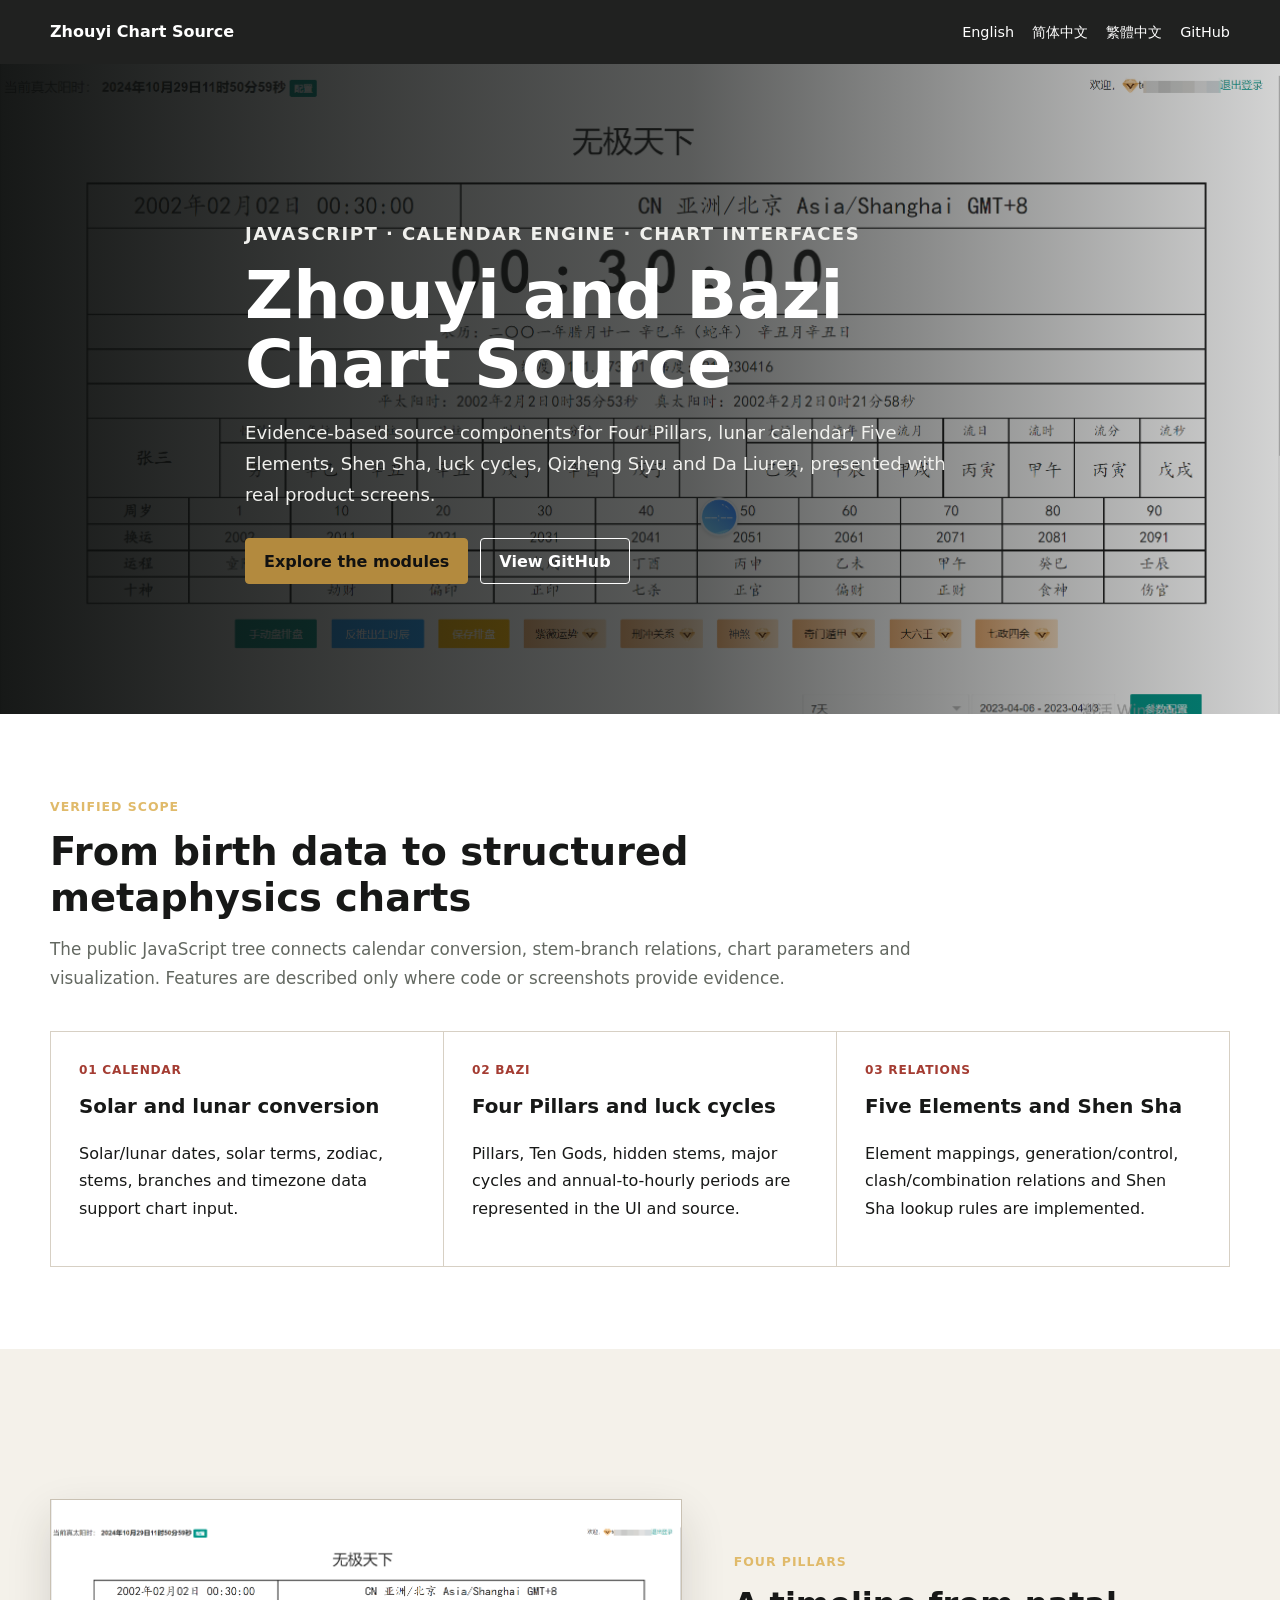
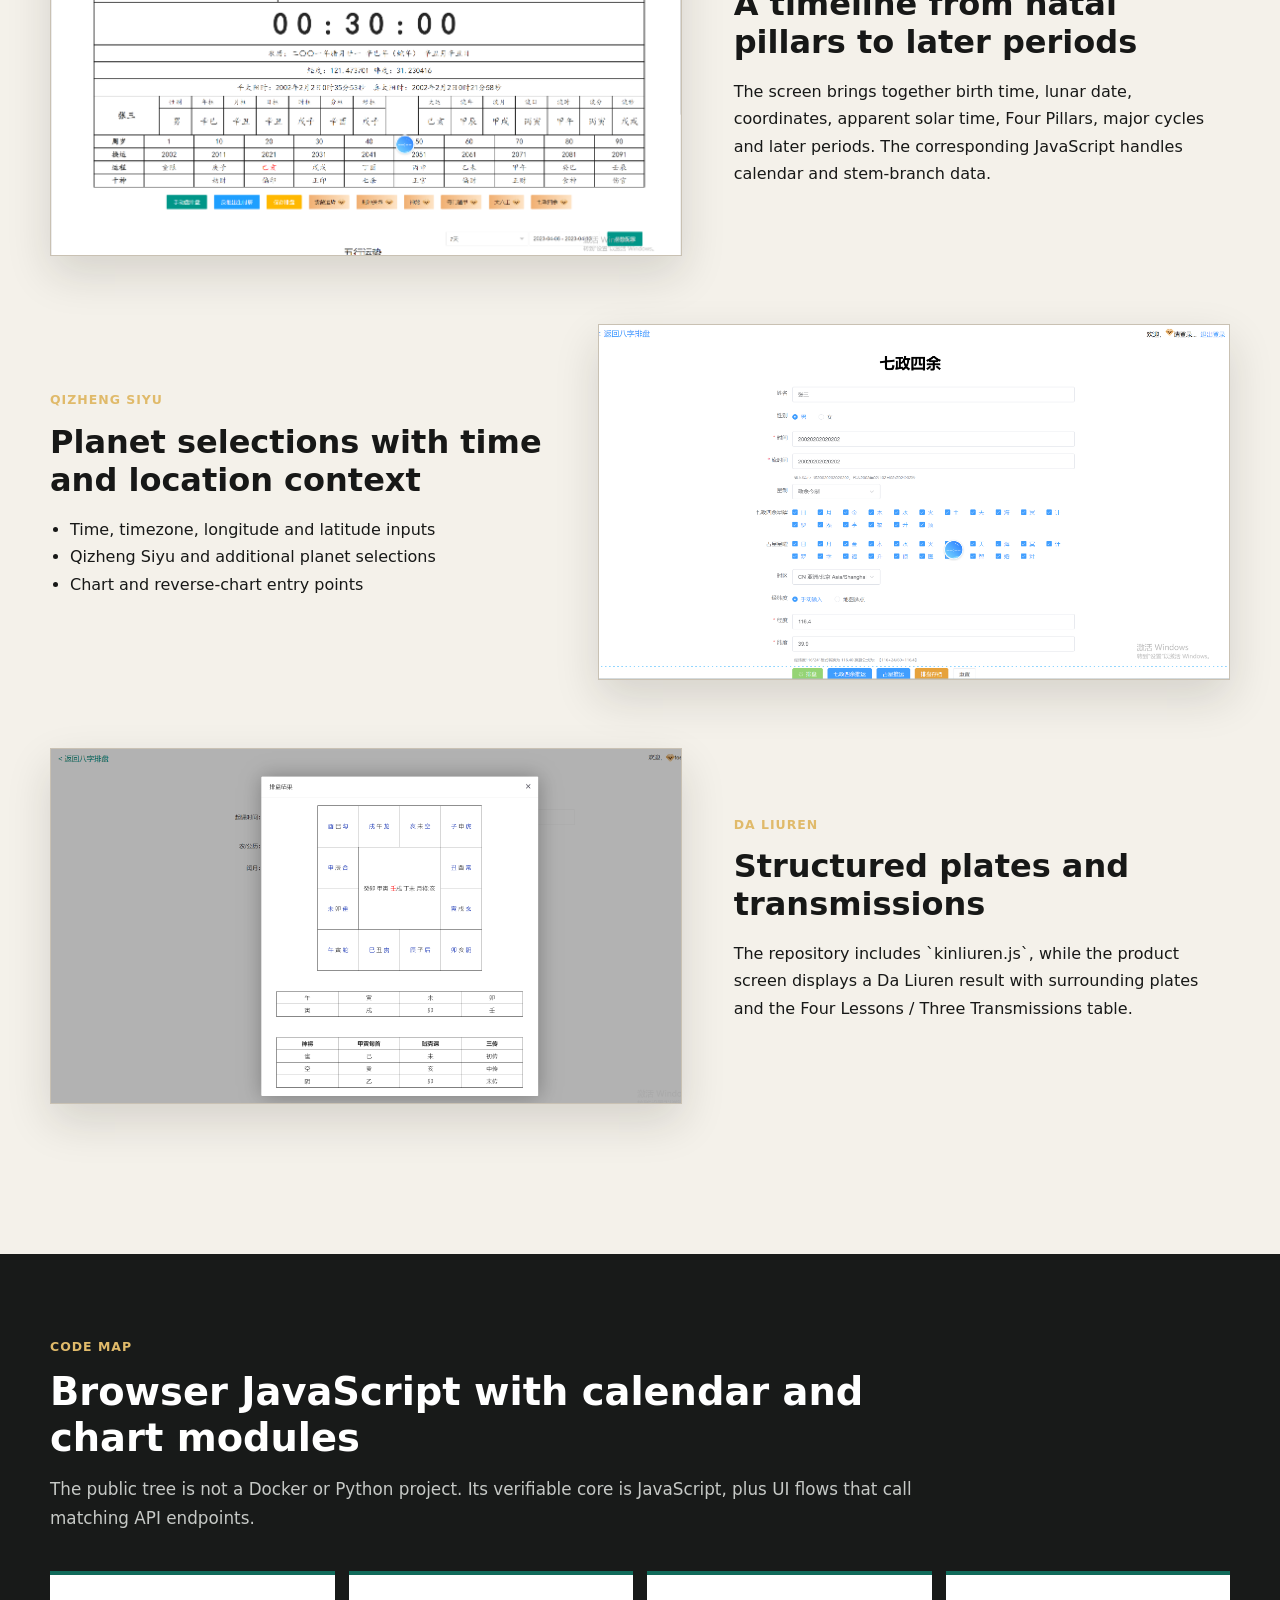
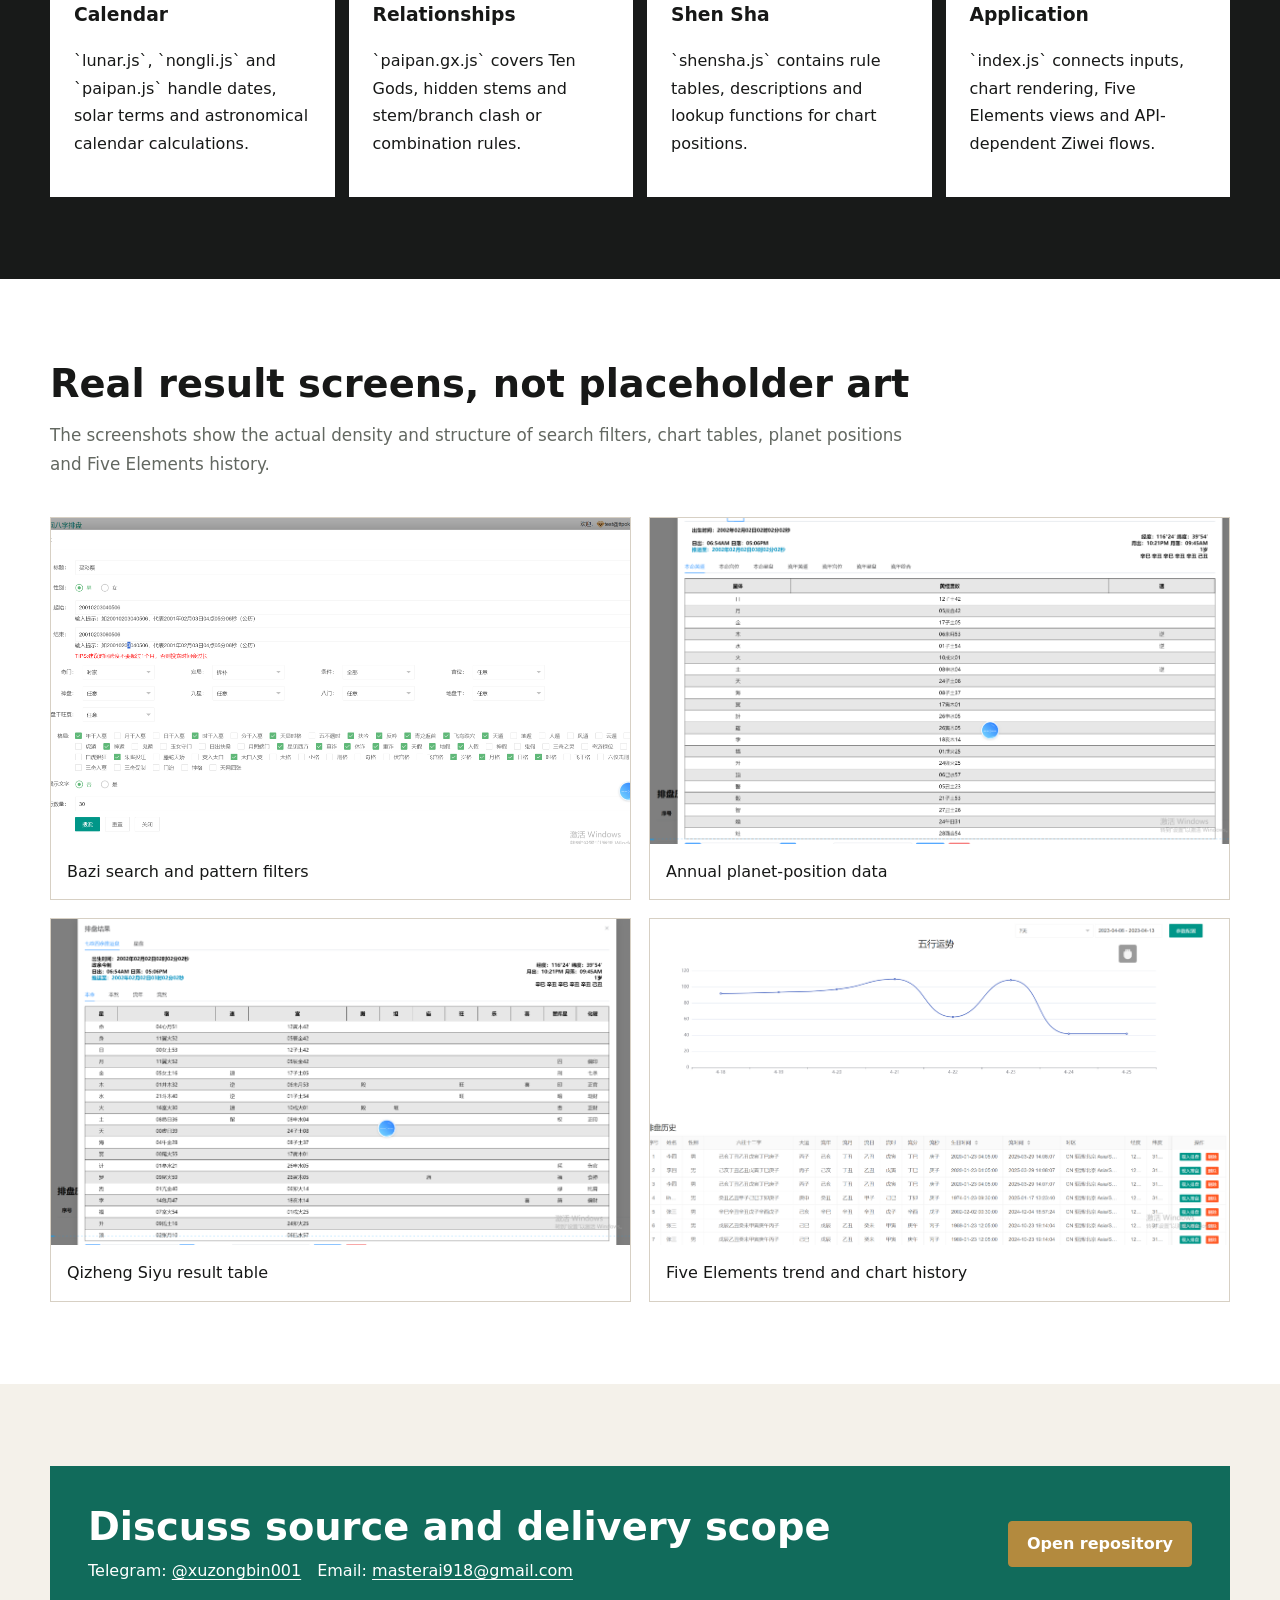
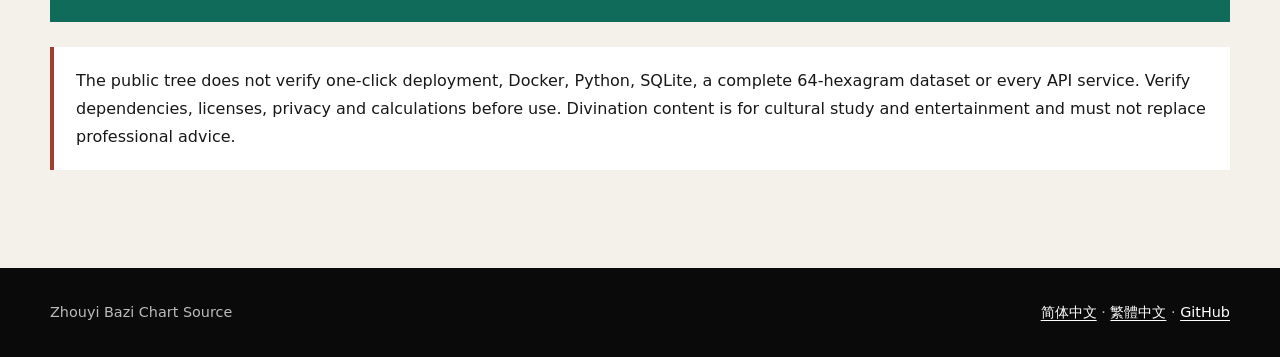
<file: docs/index.html>
<!doctype html>
<html lang="en">
<head>
  <meta name="google-site-verification" content="rrp5Uvgzi-1-rMxUBfhV3wjlNrFqzwnqiA4e3qsOLEM" />
  <meta charset="utf-8">
  <meta name="viewport" content="width=device-width,initial-scale=1">
  <title>Zhouyi Bazi Chart Source | JavaScript</title>
  <meta name="description" content="JavaScript source components for Bazi, lunar calendar, Five Elements, Shen Sha, Qizheng Siyu and Da Liuren chart interfaces with real product screens.">
  <meta name="robots" content="index,follow,max-image-preview:large">
  <link rel="canonical" href="https://deeptexas-ai.github.io/Zhouyi-Bagua-Divination-Source-Code/">
  <link rel="alternate" hreflang="en" href="https://deeptexas-ai.github.io/Zhouyi-Bagua-Divination-Source-Code/">
  <link rel="alternate" hreflang="zh-CN" href="https://deeptexas-ai.github.io/Zhouyi-Bagua-Divination-Source-Code/zh-cn/">
  <link rel="alternate" hreflang="zh-TW" href="https://deeptexas-ai.github.io/Zhouyi-Bagua-Divination-Source-Code/zh-tw/">
  <link rel="alternate" hreflang="x-default" href="https://deeptexas-ai.github.io/Zhouyi-Bagua-Divination-Source-Code/">
  <link rel="stylesheet" href="assets/style.css">
  <meta property="og:type" content="website">
  <meta property="og:title" content="Zhouyi Bazi Chart Source">
  <meta property="og:description" content="Browser JavaScript components for Four Pillars, lunar calendar, Five Elements, Qizheng Siyu and Da Liuren.">
  <meta property="og:url" content="https://deeptexas-ai.github.io/Zhouyi-Bagua-Divination-Source-Code/">
  <meta property="og:image" content="https://deeptexas-ai.github.io/Zhouyi-Bagua-Divination-Source-Code/assets/screenshots/wujibazi.png">
  <script type="application/ld+json">{"@context":"https://schema.org","@type":"SoftwareSourceCode","name":"Zhouyi Bazi Chart Source","description":"JavaScript source components for Four Pillars Bazi, lunar calendar, Five Elements, Shen Sha, Qizheng Siyu and Da Liuren chart interfaces.","url":"https://deeptexas-ai.github.io/Zhouyi-Bagua-Divination-Source-Code/","codeRepository":"https://github.com/deeptexas-ai/Zhouyi-Bagua-Divination-Source-Code","programmingLanguage":"JavaScript","image":"https://deeptexas-ai.github.io/Zhouyi-Bagua-Divination-Source-Code/assets/screenshots/wujibazi.png"}</script>
</head>
<body>
  <nav class="topbar"><div class="wrap"><a class="brand" href="./">Zhouyi Chart Source</a><div class="nav"><a href="./">English</a><a href="zh-cn/">简体中文</a><a href="zh-tw/">繁體中文</a><a href="https://github.com/deeptexas-ai/Zhouyi-Bagua-Divination-Source-Code">GitHub</a></div></div></nav>
  <header class="hero"><div class="wrap hero-inner"><p class="eyebrow">JavaScript · Calendar Engine · Chart Interfaces</p><h1>Zhouyi and Bazi Chart Source</h1><p>Evidence-based source components for Four Pillars, lunar calendar, Five Elements, Shen Sha, luck cycles, Qizheng Siyu and Da Liuren, presented with real product screens.</p><div class="actions"><a class="button" href="#features">Explore the modules</a><a class="button alt" href="https://github.com/deeptexas-ai/Zhouyi-Bagua-Divination-Source-Code">View GitHub</a></div></div></header>
  <main>
    <section class="section white" id="features"><div class="wrap"><p class="eyebrow">Verified scope</p><h2>From birth data to structured metaphysics charts</h2><p class="lead">The public JavaScript tree connects calendar conversion, stem-branch relations, chart parameters and visualization. Features are described only where code or screenshots provide evidence.</p><div class="feature-grid"><div class="feature"><b>01 Calendar</b><h3>Solar and lunar conversion</h3><p>Solar/lunar dates, solar terms, zodiac, stems, branches and timezone data support chart input.</p></div><div class="feature"><b>02 Bazi</b><h3>Four Pillars and luck cycles</h3><p>Pillars, Ten Gods, hidden stems, major cycles and annual-to-hourly periods are represented in the UI and source.</p></div><div class="feature"><b>03 Relations</b><h3>Five Elements and Shen Sha</h3><p>Element mappings, generation/control, clash/combination relations and Shen Sha lookup rules are implemented.</p></div></div></div></section>
    <section class="section"><div class="wrap">
      <div class="story"><div class="media"><img src="assets/screenshots/wujibazi.png" alt="Four Pillars Bazi luck cycles apparent solar time source interface"></div><div class="story-copy"><p class="eyebrow">Four Pillars</p><h3>A timeline from natal pillars to later periods</h3><p>The screen brings together birth time, lunar date, coordinates, apparent solar time, Four Pillars, major cycles and later periods. The corresponding JavaScript handles calendar and stem-branch data.</p></div></div>
      <div class="story reverse"><div class="media"><img src="assets/screenshots/qizhengsiyu.png" alt="Qizheng Siyu planets timezone and coordinates chart interface"></div><div class="story-copy"><p class="eyebrow">Qizheng Siyu</p><h3>Planet selections with time and location context</h3><ul><li>Time, timezone, longitude and latitude inputs</li><li>Qizheng Siyu and additional planet selections</li><li>Chart and reverse-chart entry points</li></ul></div></div>
      <div class="story"><div class="media"><img src="assets/screenshots/daliuren.png" alt="Da Liuren Heaven Earth plates four lessons and three transmissions result"></div><div class="story-copy"><p class="eyebrow">Da Liuren</p><h3>Structured plates and transmissions</h3><p>The repository includes `kinliuren.js`, while the product screen displays a Da Liuren result with surrounding plates and the Four Lessons / Three Transmissions table.</p></div></div>
    </div></section>
    <section class="section dark"><div class="wrap"><p class="eyebrow">Code map</p><h2>Browser JavaScript with calendar and chart modules</h2><p class="lead">The public tree is not a Docker or Python project. Its verifiable core is JavaScript, plus UI flows that call matching API endpoints.</p><div class="code-grid"><div class="code-item"><h3>Calendar</h3><p>`lunar.js`, `nongli.js` and `paipan.js` handle dates, solar terms and astronomical calendar calculations.</p></div><div class="code-item"><h3>Relationships</h3><p>`paipan.gx.js` covers Ten Gods, hidden stems and stem/branch clash or combination rules.</p></div><div class="code-item"><h3>Shen Sha</h3><p>`shensha.js` contains rule tables, descriptions and lookup functions for chart positions.</p></div><div class="code-item"><h3>Application</h3><p>`index.js` connects inputs, chart rendering, Five Elements views and API-dependent Ziwei flows.</p></div></div></div></section>
    <section class="section white"><div class="wrap"><h2>Real result screens, not placeholder art</h2><p class="lead">The screenshots show the actual density and structure of search filters, chart tables, planet positions and Five Elements history.</p><div class="gallery"><figure><img src="assets/screenshots/baizhipaipan.png" alt="Bazi search conditions and chart pattern filters"><figcaption>Bazi search and pattern filters</figcaption></figure><figure><img src="assets/screenshots/liunian.png" alt="Annual planet longitude and chart data"><figcaption>Annual planet-position data</figcaption></figure><figure><img src="assets/screenshots/paipan.png" alt="Qizheng Siyu detailed chart result table"><figcaption>Qizheng Siyu result table</figcaption></figure><figure><img src="assets/screenshots/wuxing.png" alt="Five Elements trend and saved chart history"><figcaption>Five Elements trend and chart history</figcaption></figure></div></div></section>
    <section class="section"><div class="wrap"><div class="contact"><div><h2>Discuss source and delivery scope</h2><p>Telegram: <a href="https://t.me/xuzongbin001">@xuzongbin001</a>　Email: <a href="mailto:masterai918@gmail.com">masterai918@gmail.com</a></p></div><a class="button" href="https://github.com/deeptexas-ai/Zhouyi-Bagua-Divination-Source-Code">Open repository</a></div><p class="scope">The public tree does not verify one-click deployment, Docker, Python, SQLite, a complete 64-hexagram dataset or every API service. Verify dependencies, licenses, privacy and calculations before use. Divination content is for cultural study and entertainment and must not replace professional advice.</p></div></section>
  </main>
  <footer class="footer"><div class="wrap"><span>Zhouyi Bazi Chart Source</span><span><a href="zh-cn/">简体中文</a> · <a href="zh-tw/">繁體中文</a> · <a href="https://github.com/deeptexas-ai/Zhouyi-Bagua-Divination-Source-Code">GitHub</a></span></div></footer>
</body>
</html>
</file>
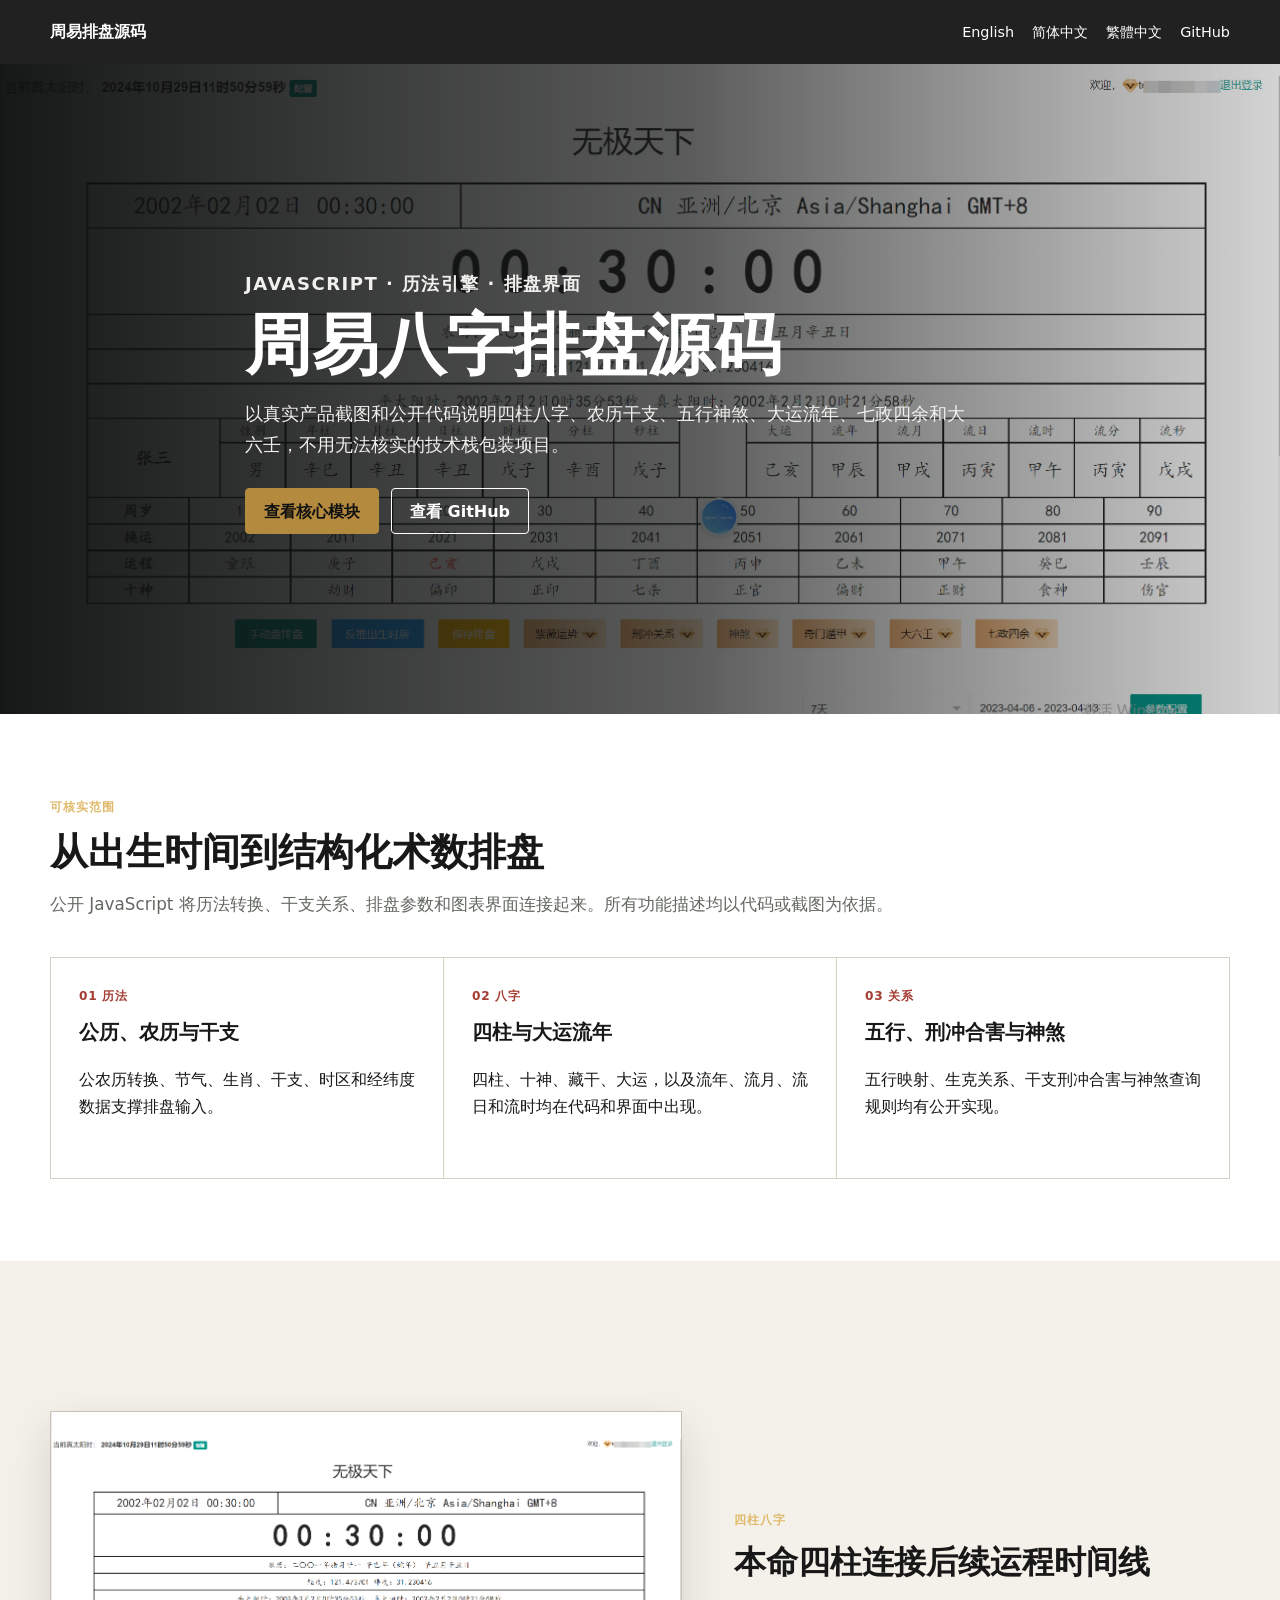
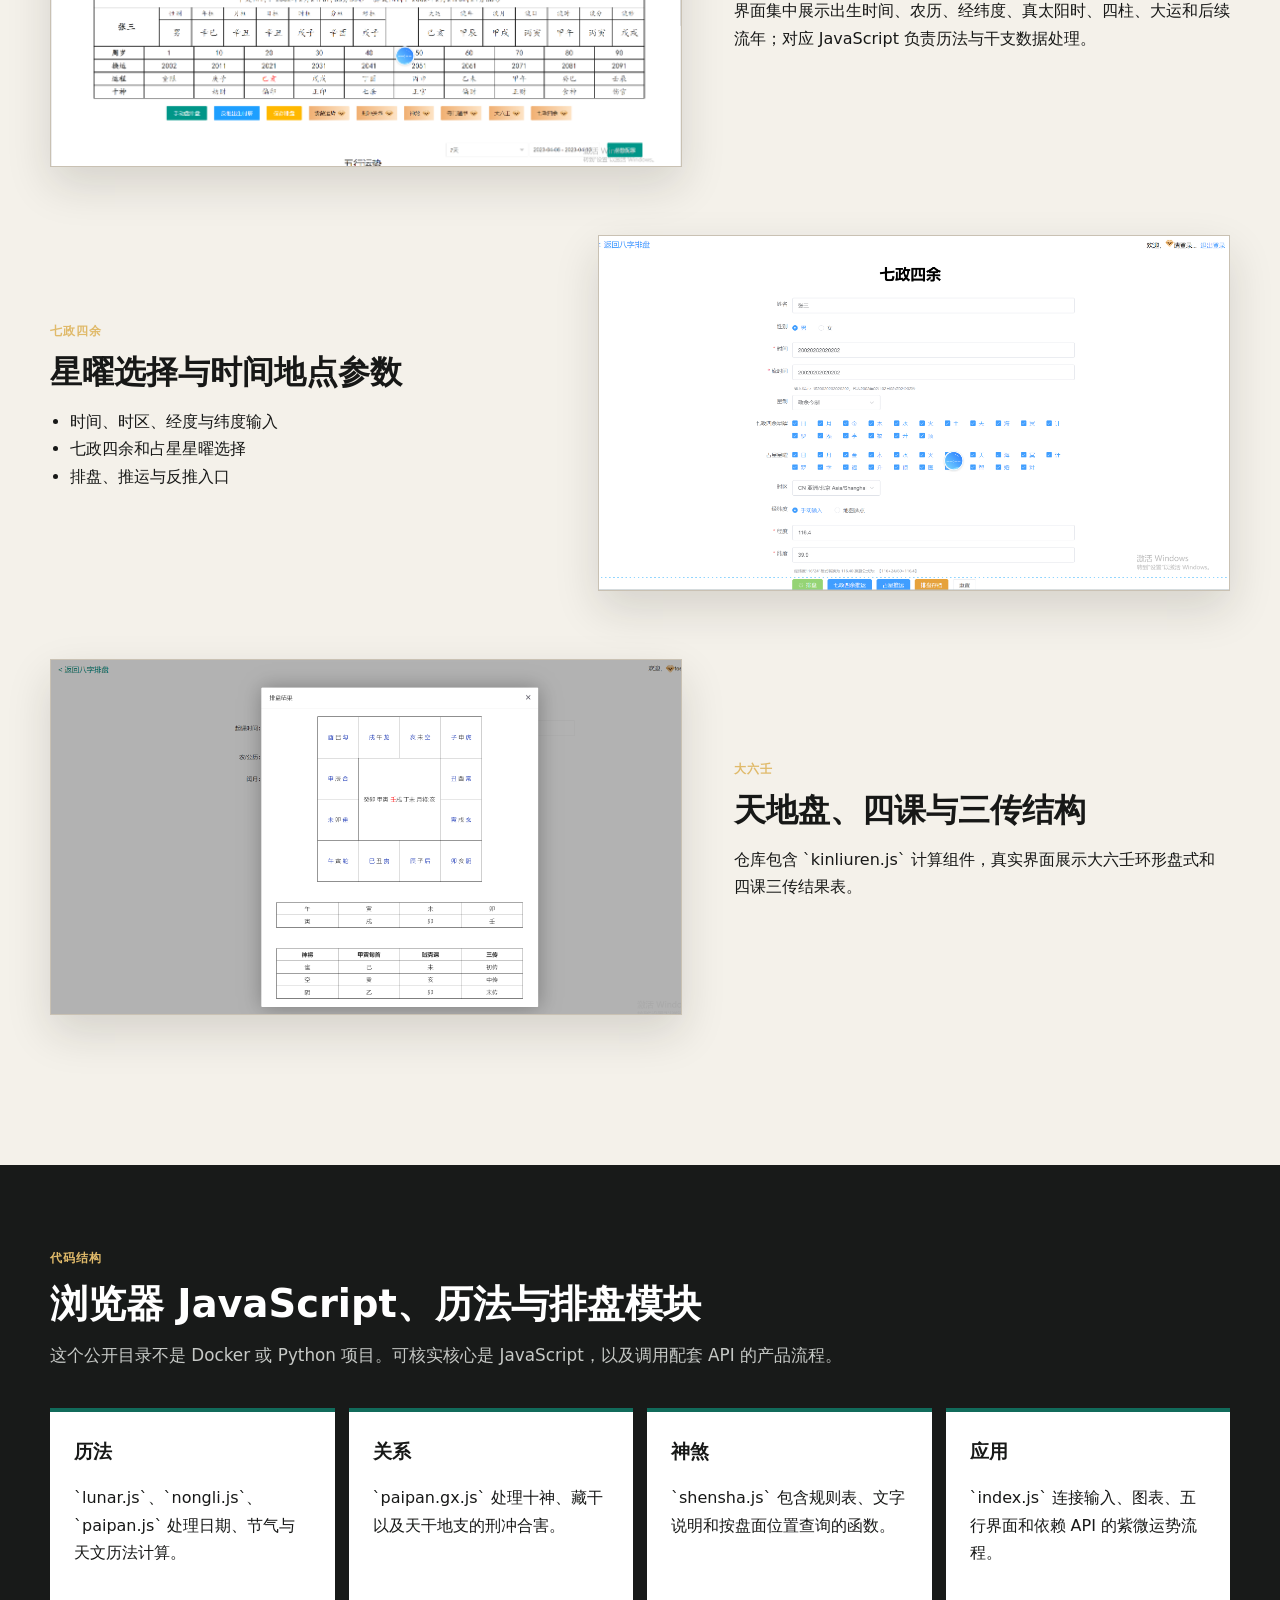
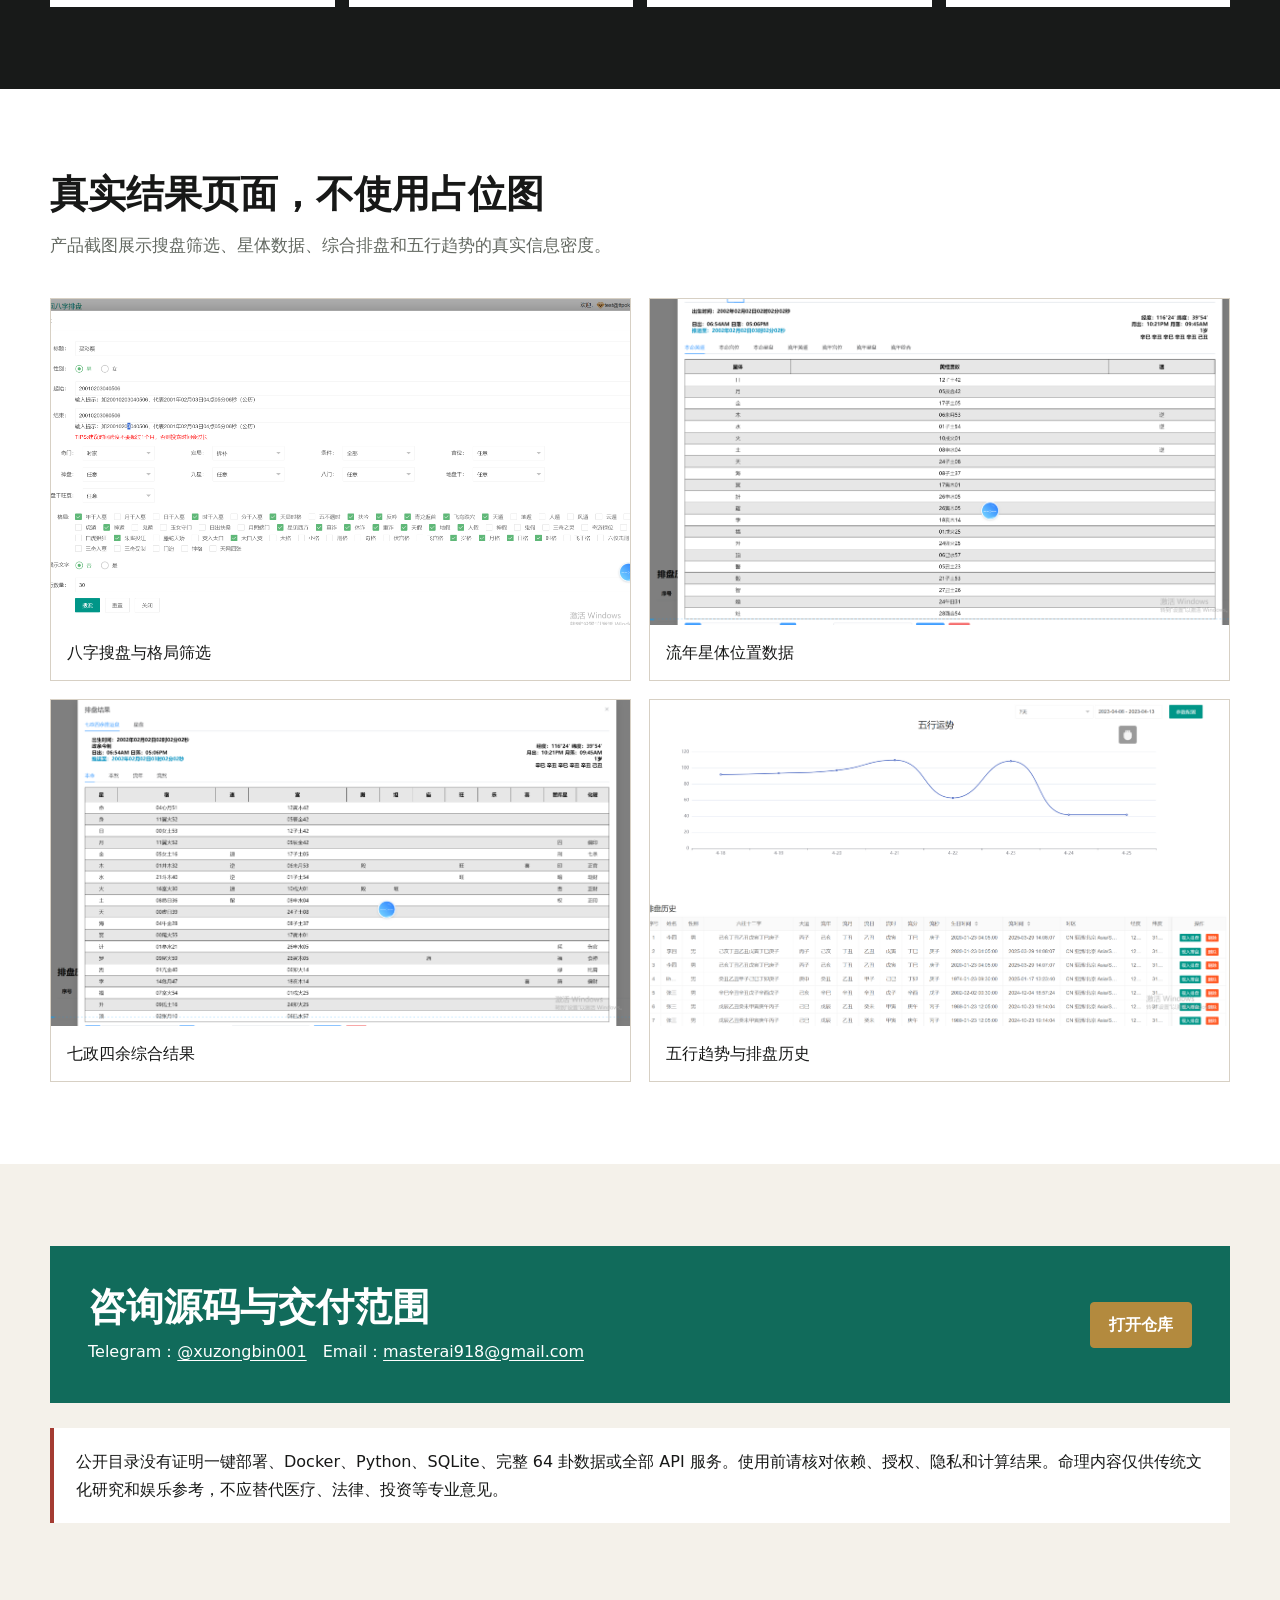
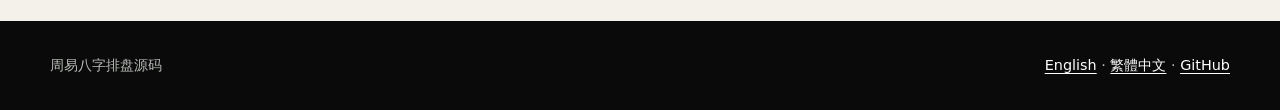
<file: docs/zh-cn/index.html>
<!doctype html>
<html lang="zh-CN">
<head>
  <meta charset="utf-8"><meta name="viewport" content="width=device-width,initial-scale=1">
  <title>周易八字排盘源码 | JavaScript术数</title>
  <meta name="description" content="周易八字排盘源码：JavaScript 四柱八字、农历干支、五行神煞、大运流年、七政四余和大六壬，配真实产品截图。">
  <meta name="robots" content="index,follow,max-image-preview:large">
  <link rel="canonical" href="https://deeptexas-ai.github.io/Zhouyi-Bagua-Divination-Source-Code/zh-cn/">
  <link rel="alternate" hreflang="en" href="https://deeptexas-ai.github.io/Zhouyi-Bagua-Divination-Source-Code/">
  <link rel="alternate" hreflang="zh-CN" href="https://deeptexas-ai.github.io/Zhouyi-Bagua-Divination-Source-Code/zh-cn/">
  <link rel="alternate" hreflang="zh-TW" href="https://deeptexas-ai.github.io/Zhouyi-Bagua-Divination-Source-Code/zh-tw/">
  <link rel="alternate" hreflang="x-default" href="https://deeptexas-ai.github.io/Zhouyi-Bagua-Divination-Source-Code/">
  <link rel="stylesheet" href="../assets/style.css">
  <meta property="og:title" content="周易八字排盘源码"><meta property="og:description" content="四柱八字、农历干支、五行神煞、七政四余和大六壬 JavaScript 源码组件。"><meta property="og:image" content="https://deeptexas-ai.github.io/Zhouyi-Bagua-Divination-Source-Code/assets/screenshots/wujibazi.png">
</head>
<body>
  <nav class="topbar"><div class="wrap"><a class="brand" href="../">周易排盘源码</a><div class="nav"><a href="../">English</a><a href="./">简体中文</a><a href="../zh-tw/">繁體中文</a><a href="https://github.com/deeptexas-ai/Zhouyi-Bagua-Divination-Source-Code">GitHub</a></div></div></nav>
  <header class="hero"><div class="wrap hero-inner"><p class="eyebrow">JavaScript · 历法引擎 · 排盘界面</p><h1>周易八字排盘源码</h1><p>以真实产品截图和公开代码说明四柱八字、农历干支、五行神煞、大运流年、七政四余和大六壬，不用无法核实的技术栈包装项目。</p><div class="actions"><a class="button" href="#features">查看核心模块</a><a class="button alt" href="https://github.com/deeptexas-ai/Zhouyi-Bagua-Divination-Source-Code">查看 GitHub</a></div></div></header>
  <main>
    <section class="section white" id="features"><div class="wrap"><p class="eyebrow">可核实范围</p><h2>从出生时间到结构化术数排盘</h2><p class="lead">公开 JavaScript 将历法转换、干支关系、排盘参数和图表界面连接起来。所有功能描述均以代码或截图为依据。</p><div class="feature-grid"><div class="feature"><b>01 历法</b><h3>公历、农历与干支</h3><p>公农历转换、节气、生肖、干支、时区和经纬度数据支撑排盘输入。</p></div><div class="feature"><b>02 八字</b><h3>四柱与大运流年</h3><p>四柱、十神、藏干、大运，以及流年、流月、流日和流时均在代码和界面中出现。</p></div><div class="feature"><b>03 关系</b><h3>五行、刑冲合害与神煞</h3><p>五行映射、生克关系、干支刑冲合害与神煞查询规则均有公开实现。</p></div></div></div></section>
    <section class="section"><div class="wrap">
      <div class="story"><div class="media"><img src="../assets/screenshots/wujibazi.png" alt="四柱八字大运流年真太阳时排盘源码界面"></div><div class="story-copy"><p class="eyebrow">四柱八字</p><h3>本命四柱连接后续运程时间线</h3><p>界面集中展示出生时间、农历、经纬度、真太阳时、四柱、大运和后续流年；对应 JavaScript 负责历法与干支数据处理。</p></div></div>
      <div class="story reverse"><div class="media"><img src="../assets/screenshots/qizhengsiyu.png" alt="七政四余星曜时区经纬度排盘界面"></div><div class="story-copy"><p class="eyebrow">七政四余</p><h3>星曜选择与时间地点参数</h3><ul><li>时间、时区、经度与纬度输入</li><li>七政四余和占星星曜选择</li><li>排盘、推运与反推入口</li></ul></div></div>
      <div class="story"><div class="media"><img src="../assets/screenshots/daliuren.png" alt="大六壬天地盘四课三传排盘结果"></div><div class="story-copy"><p class="eyebrow">大六壬</p><h3>天地盘、四课与三传结构</h3><p>仓库包含 `kinliuren.js` 计算组件，真实界面展示大六壬环形盘式和四课三传结果表。</p></div></div>
    </div></section>
    <section class="section dark"><div class="wrap"><p class="eyebrow">代码结构</p><h2>浏览器 JavaScript、历法与排盘模块</h2><p class="lead">这个公开目录不是 Docker 或 Python 项目。可核实核心是 JavaScript，以及调用配套 API 的产品流程。</p><div class="code-grid"><div class="code-item"><h3>历法</h3><p>`lunar.js`、`nongli.js`、`paipan.js` 处理日期、节气与天文历法计算。</p></div><div class="code-item"><h3>关系</h3><p>`paipan.gx.js` 处理十神、藏干以及天干地支的刑冲合害。</p></div><div class="code-item"><h3>神煞</h3><p>`shensha.js` 包含规则表、文字说明和按盘面位置查询的函数。</p></div><div class="code-item"><h3>应用</h3><p>`index.js` 连接输入、图表、五行界面和依赖 API 的紫微运势流程。</p></div></div></div></section>
    <section class="section white"><div class="wrap"><h2>真实结果页面，不使用占位图</h2><p class="lead">产品截图展示搜盘筛选、星体数据、综合排盘和五行趋势的真实信息密度。</p><div class="gallery"><figure><img src="../assets/screenshots/baizhipaipan.png" alt="八字搜盘条件与格局筛选"><figcaption>八字搜盘与格局筛选</figcaption></figure><figure><img src="../assets/screenshots/liunian.png" alt="流年星体黄经和星盘数据"><figcaption>流年星体位置数据</figcaption></figure><figure><img src="../assets/screenshots/paipan.png" alt="七政四余综合排盘结果表"><figcaption>七政四余综合结果</figcaption></figure><figure><img src="../assets/screenshots/wuxing.png" alt="五行趋势与排盘历史"><figcaption>五行趋势与排盘历史</figcaption></figure></div></div></section>
    <section class="section"><div class="wrap"><div class="contact"><div><h2>咨询源码与交付范围</h2><p>Telegram：<a href="https://t.me/xuzongbin001">@xuzongbin001</a>　Email：<a href="mailto:masterai918@gmail.com">masterai918@gmail.com</a></p></div><a class="button" href="https://github.com/deeptexas-ai/Zhouyi-Bagua-Divination-Source-Code">打开仓库</a></div><p class="scope">公开目录没有证明一键部署、Docker、Python、SQLite、完整 64 卦数据或全部 API 服务。使用前请核对依赖、授权、隐私和计算结果。命理内容仅供传统文化研究和娱乐参考，不应替代医疗、法律、投资等专业意见。</p></div></section>
  </main>
  <footer class="footer"><div class="wrap"><span>周易八字排盘源码</span><span><a href="../">English</a> · <a href="../zh-tw/">繁體中文</a> · <a href="https://github.com/deeptexas-ai/Zhouyi-Bagua-Divination-Source-Code">GitHub</a></span></div></footer>
</body>
</html>
</file>
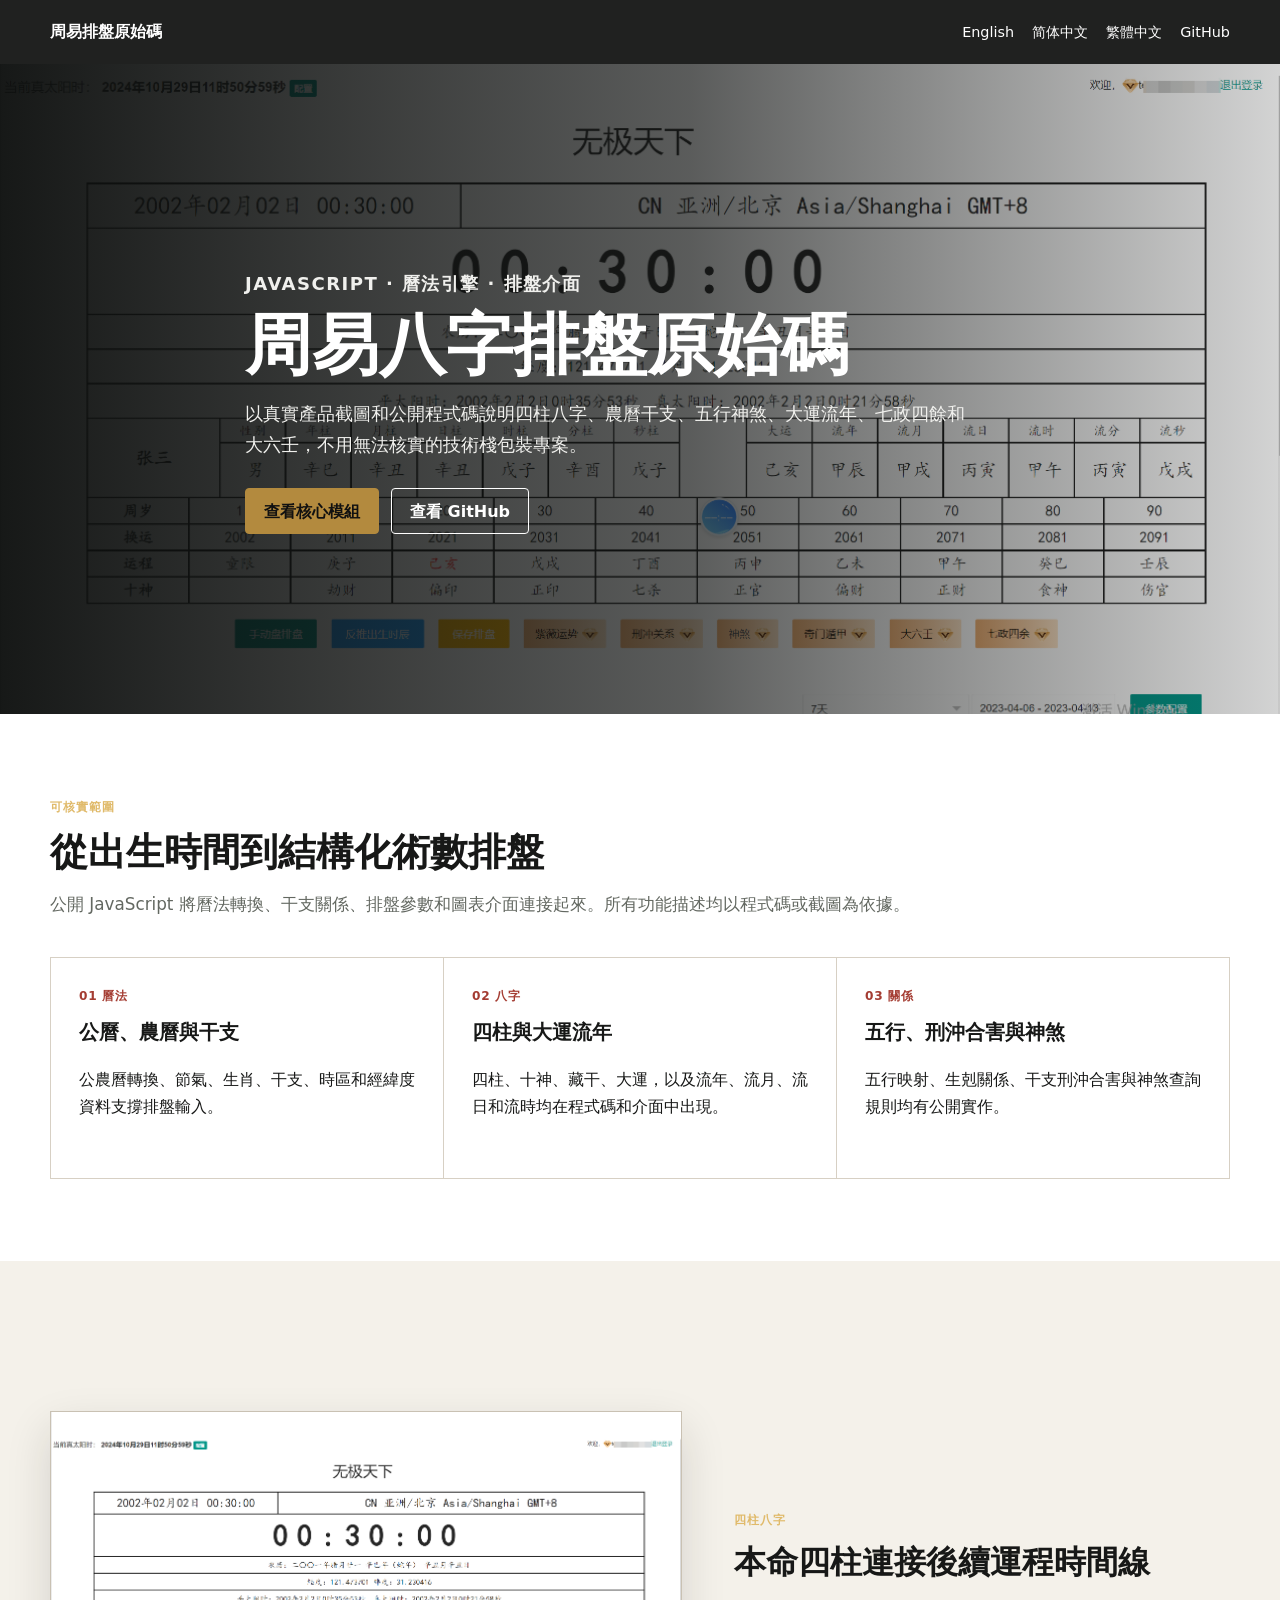
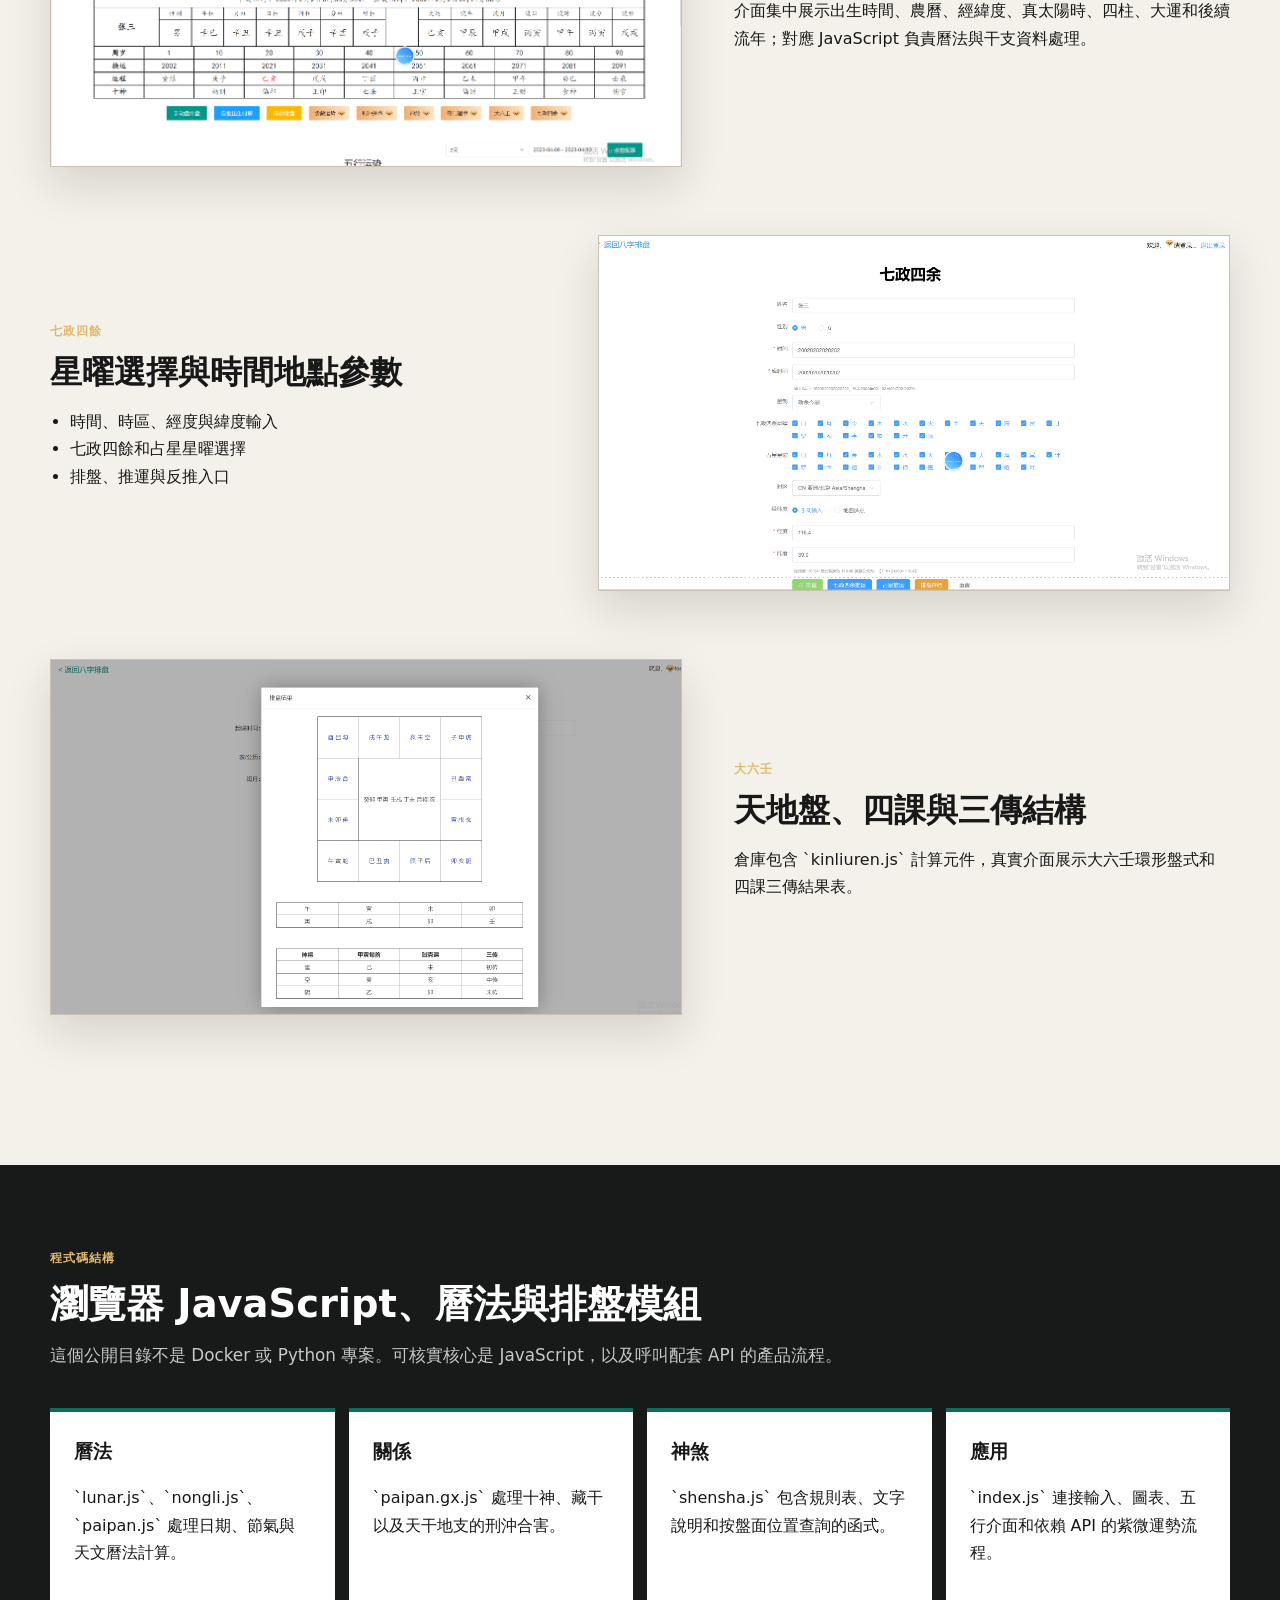
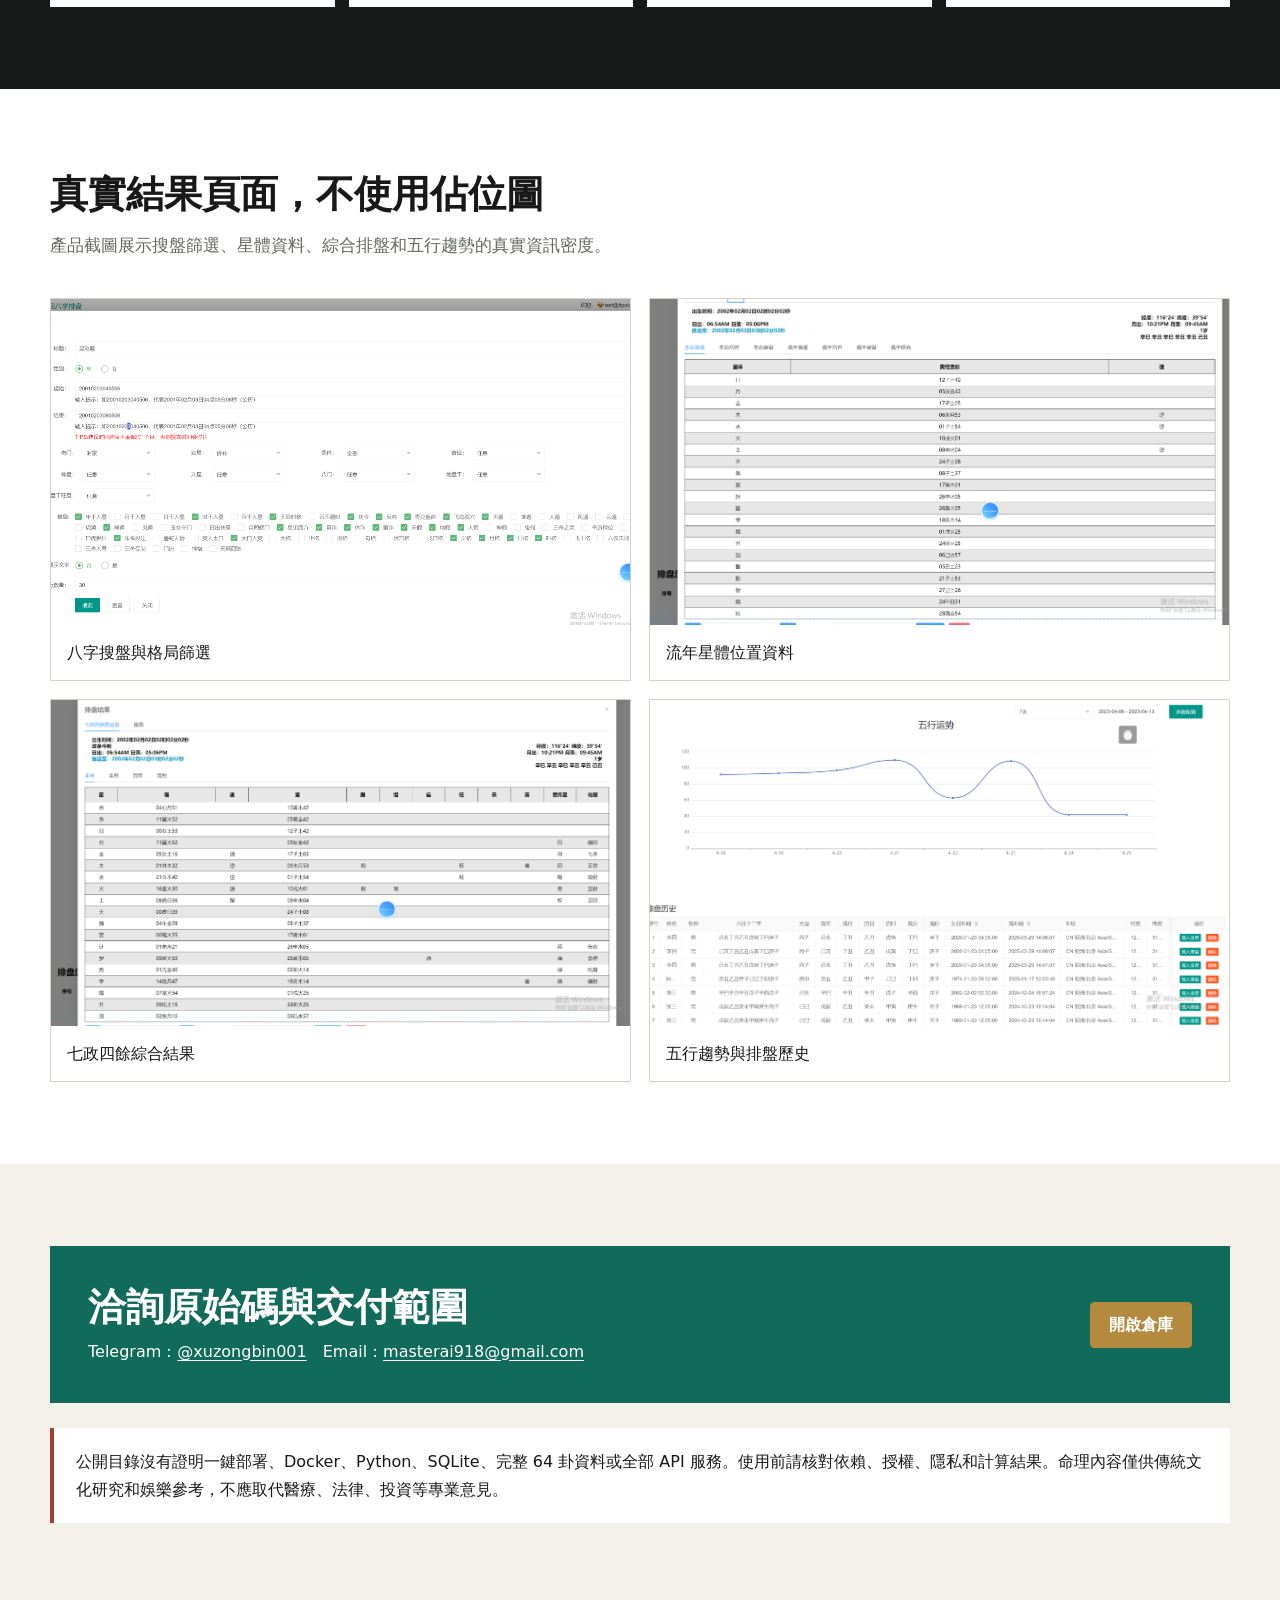
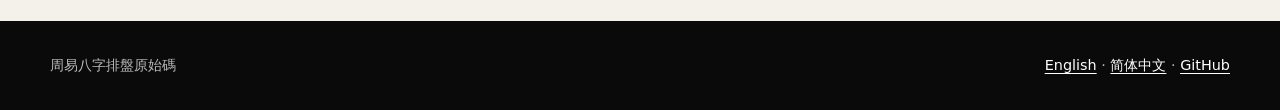
<file: docs/zh-tw/index.html>
<!doctype html>
<html lang="zh-TW">
<head>
  <meta charset="utf-8"><meta name="viewport" content="width=device-width,initial-scale=1">
  <title>周易八字排盤原始碼 | JavaScript術數</title>
  <meta name="description" content="周易八字排盤原始碼：JavaScript 四柱八字、農曆干支、五行神煞、大運流年、七政四餘和大六壬，配真實產品截圖。">
  <meta name="robots" content="index,follow,max-image-preview:large">
  <link rel="canonical" href="https://deeptexas-ai.github.io/Zhouyi-Bagua-Divination-Source-Code/zh-tw/">
  <link rel="alternate" hreflang="en" href="https://deeptexas-ai.github.io/Zhouyi-Bagua-Divination-Source-Code/">
  <link rel="alternate" hreflang="zh-CN" href="https://deeptexas-ai.github.io/Zhouyi-Bagua-Divination-Source-Code/zh-cn/">
  <link rel="alternate" hreflang="zh-TW" href="https://deeptexas-ai.github.io/Zhouyi-Bagua-Divination-Source-Code/zh-tw/">
  <link rel="alternate" hreflang="x-default" href="https://deeptexas-ai.github.io/Zhouyi-Bagua-Divination-Source-Code/">
  <link rel="stylesheet" href="../assets/style.css">
  <meta property="og:title" content="周易八字排盤原始碼"><meta property="og:description" content="四柱八字、農曆干支、五行神煞、七政四餘和大六壬 JavaScript 原始碼元件。"><meta property="og:image" content="https://deeptexas-ai.github.io/Zhouyi-Bagua-Divination-Source-Code/assets/screenshots/wujibazi.png">
</head>
<body>
  <nav class="topbar"><div class="wrap"><a class="brand" href="../">周易排盤原始碼</a><div class="nav"><a href="../">English</a><a href="../zh-cn/">简体中文</a><a href="./">繁體中文</a><a href="https://github.com/deeptexas-ai/Zhouyi-Bagua-Divination-Source-Code">GitHub</a></div></div></nav>
  <header class="hero"><div class="wrap hero-inner"><p class="eyebrow">JavaScript · 曆法引擎 · 排盤介面</p><h1>周易八字排盤原始碼</h1><p>以真實產品截圖和公開程式碼說明四柱八字、農曆干支、五行神煞、大運流年、七政四餘和大六壬，不用無法核實的技術棧包裝專案。</p><div class="actions"><a class="button" href="#features">查看核心模組</a><a class="button alt" href="https://github.com/deeptexas-ai/Zhouyi-Bagua-Divination-Source-Code">查看 GitHub</a></div></div></header>
  <main>
    <section class="section white" id="features"><div class="wrap"><p class="eyebrow">可核實範圍</p><h2>從出生時間到結構化術數排盤</h2><p class="lead">公開 JavaScript 將曆法轉換、干支關係、排盤參數和圖表介面連接起來。所有功能描述均以程式碼或截圖為依據。</p><div class="feature-grid"><div class="feature"><b>01 曆法</b><h3>公曆、農曆與干支</h3><p>公農曆轉換、節氣、生肖、干支、時區和經緯度資料支撐排盤輸入。</p></div><div class="feature"><b>02 八字</b><h3>四柱與大運流年</h3><p>四柱、十神、藏干、大運，以及流年、流月、流日和流時均在程式碼和介面中出現。</p></div><div class="feature"><b>03 關係</b><h3>五行、刑沖合害與神煞</h3><p>五行映射、生剋關係、干支刑沖合害與神煞查詢規則均有公開實作。</p></div></div></div></section>
    <section class="section"><div class="wrap">
      <div class="story"><div class="media"><img src="../assets/screenshots/wujibazi.png" alt="四柱八字大運流年真太陽時排盤原始碼介面"></div><div class="story-copy"><p class="eyebrow">四柱八字</p><h3>本命四柱連接後續運程時間線</h3><p>介面集中展示出生時間、農曆、經緯度、真太陽時、四柱、大運和後續流年；對應 JavaScript 負責曆法與干支資料處理。</p></div></div>
      <div class="story reverse"><div class="media"><img src="../assets/screenshots/qizhengsiyu.png" alt="七政四餘星曜時區經緯度排盤介面"></div><div class="story-copy"><p class="eyebrow">七政四餘</p><h3>星曜選擇與時間地點參數</h3><ul><li>時間、時區、經度與緯度輸入</li><li>七政四餘和占星星曜選擇</li><li>排盤、推運與反推入口</li></ul></div></div>
      <div class="story"><div class="media"><img src="../assets/screenshots/daliuren.png" alt="大六壬天地盤四課三傳排盤結果"></div><div class="story-copy"><p class="eyebrow">大六壬</p><h3>天地盤、四課與三傳結構</h3><p>倉庫包含 `kinliuren.js` 計算元件，真實介面展示大六壬環形盤式和四課三傳結果表。</p></div></div>
    </div></section>
    <section class="section dark"><div class="wrap"><p class="eyebrow">程式碼結構</p><h2>瀏覽器 JavaScript、曆法與排盤模組</h2><p class="lead">這個公開目錄不是 Docker 或 Python 專案。可核實核心是 JavaScript，以及呼叫配套 API 的產品流程。</p><div class="code-grid"><div class="code-item"><h3>曆法</h3><p>`lunar.js`、`nongli.js`、`paipan.js` 處理日期、節氣與天文曆法計算。</p></div><div class="code-item"><h3>關係</h3><p>`paipan.gx.js` 處理十神、藏干以及天干地支的刑沖合害。</p></div><div class="code-item"><h3>神煞</h3><p>`shensha.js` 包含規則表、文字說明和按盤面位置查詢的函式。</p></div><div class="code-item"><h3>應用</h3><p>`index.js` 連接輸入、圖表、五行介面和依賴 API 的紫微運勢流程。</p></div></div></div></section>
    <section class="section white"><div class="wrap"><h2>真實結果頁面，不使用佔位圖</h2><p class="lead">產品截圖展示搜盤篩選、星體資料、綜合排盤和五行趨勢的真實資訊密度。</p><div class="gallery"><figure><img src="../assets/screenshots/baizhipaipan.png" alt="八字搜盤條件與格局篩選"><figcaption>八字搜盤與格局篩選</figcaption></figure><figure><img src="../assets/screenshots/liunian.png" alt="流年星體黃經和星盤資料"><figcaption>流年星體位置資料</figcaption></figure><figure><img src="../assets/screenshots/paipan.png" alt="七政四餘綜合排盤結果表"><figcaption>七政四餘綜合結果</figcaption></figure><figure><img src="../assets/screenshots/wuxing.png" alt="五行趨勢與排盤歷史"><figcaption>五行趨勢與排盤歷史</figcaption></figure></div></div></section>
    <section class="section"><div class="wrap"><div class="contact"><div><h2>洽詢原始碼與交付範圍</h2><p>Telegram：<a href="https://t.me/xuzongbin001">@xuzongbin001</a>　Email：<a href="mailto:masterai918@gmail.com">masterai918@gmail.com</a></p></div><a class="button" href="https://github.com/deeptexas-ai/Zhouyi-Bagua-Divination-Source-Code">開啟倉庫</a></div><p class="scope">公開目錄沒有證明一鍵部署、Docker、Python、SQLite、完整 64 卦資料或全部 API 服務。使用前請核對依賴、授權、隱私和計算結果。命理內容僅供傳統文化研究和娛樂參考，不應取代醫療、法律、投資等專業意見。</p></div></section>
  </main>
  <footer class="footer"><div class="wrap"><span>周易八字排盤原始碼</span><span><a href="../">English</a> · <a href="../zh-cn/">简体中文</a> · <a href="https://github.com/deeptexas-ai/Zhouyi-Bagua-Divination-Source-Code">GitHub</a></span></div></footer>
</body>
</html>
</file>
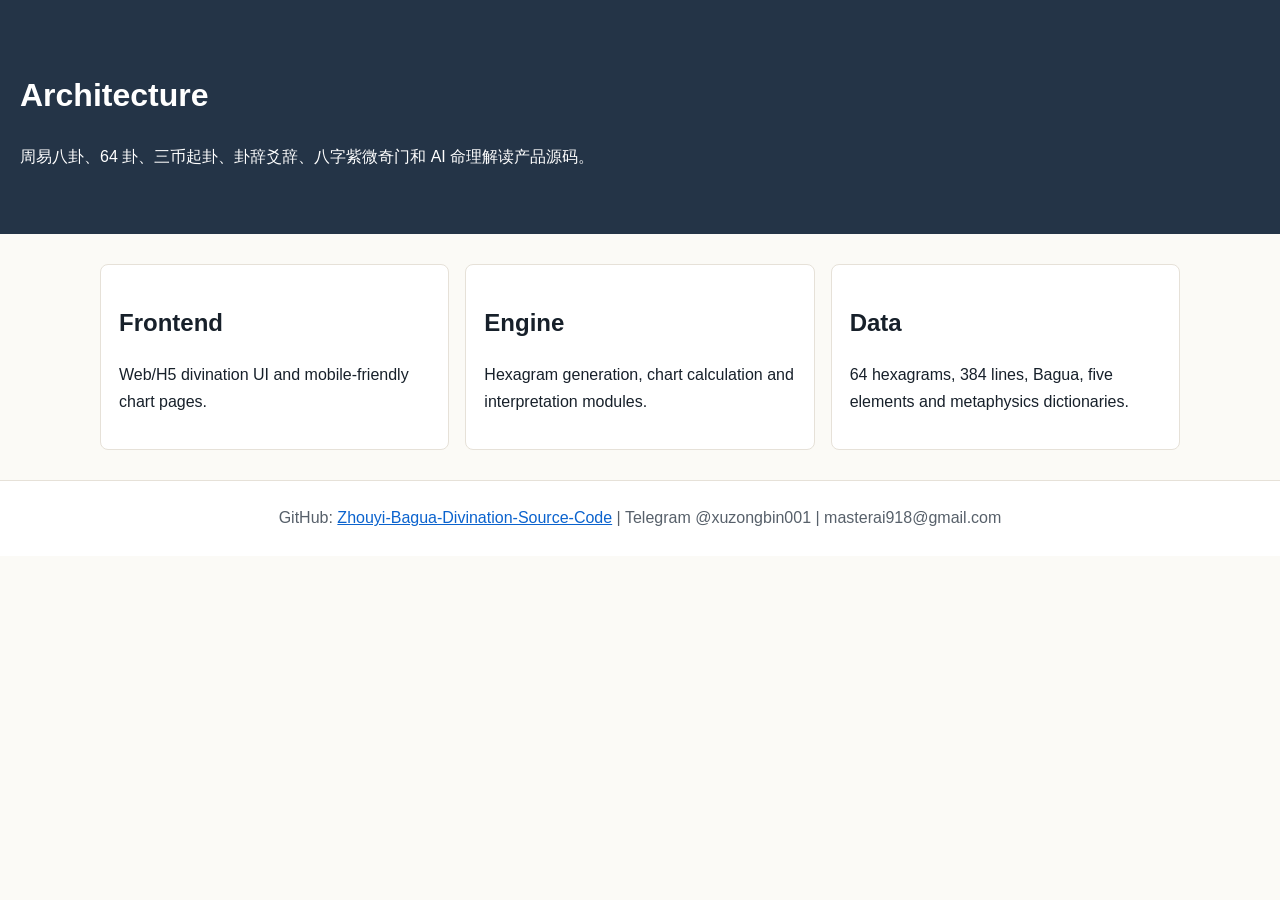
<file: docs/architecture.html>
<!doctype html>
<html lang="zh-CN">
<head>
  <meta charset="utf-8">
  <meta name="viewport" content="width=device-width, initial-scale=1">
  <title>Architecture - I Ching Divination System</title>
  <meta name="description" content="周易八卦占卜源码，I Ching 64 hexagrams, three-coin divination, Bagua compass, Bazi, Ziwei, Qimen and Chinese metaphysics source code.">
  <style>
body{font-family:Arial,"Microsoft YaHei",sans-serif;margin:0;color:#17202a;background:#fbfaf6;line-height:1.65}
header{background:#243447;color:white;padding:48px 20px}
main{max-width:1080px;margin:0 auto;padding:30px 20px}
.grid{display:grid;grid-template-columns:repeat(auto-fit,minmax(230px,1fr));gap:16px}
.card{background:white;border:1px solid #e6e1d8;border-radius:8px;padding:18px}
.tag{display:inline-block;background:#efe7d5;border:1px solid #dfc894;border-radius:999px;padding:5px 9px;margin:3px}
a{color:#0b63ce}footer{padding:24px 20px;text-align:center;color:#57606a;background:white;border-top:1px solid #e6e1d8}
</style>
</head>
<body>
  <header><h1>Architecture</h1><p>周易八卦、64 卦、三币起卦、卦辞爻辞、八字紫微奇门和 AI 命理解读产品源码。</p></header>
  <main><div class="grid"><div class="card"><h2>Frontend</h2><p>Web/H5 divination UI and mobile-friendly chart pages.</p></div><div class="card"><h2>Engine</h2><p>Hexagram generation, chart calculation and interpretation modules.</p></div><div class="card"><h2>Data</h2><p>64 hexagrams, 384 lines, Bagua, five elements and metaphysics dictionaries.</p></div></div></main>
  <footer>GitHub: <a href="https://github.com/deeptexas-ai/Zhouyi-Bagua-Divination-Source-Code">Zhouyi-Bagua-Divination-Source-Code</a> | Telegram @xuzongbin001 | masterai918@gmail.com</footer>
</body>
</html>
</file>
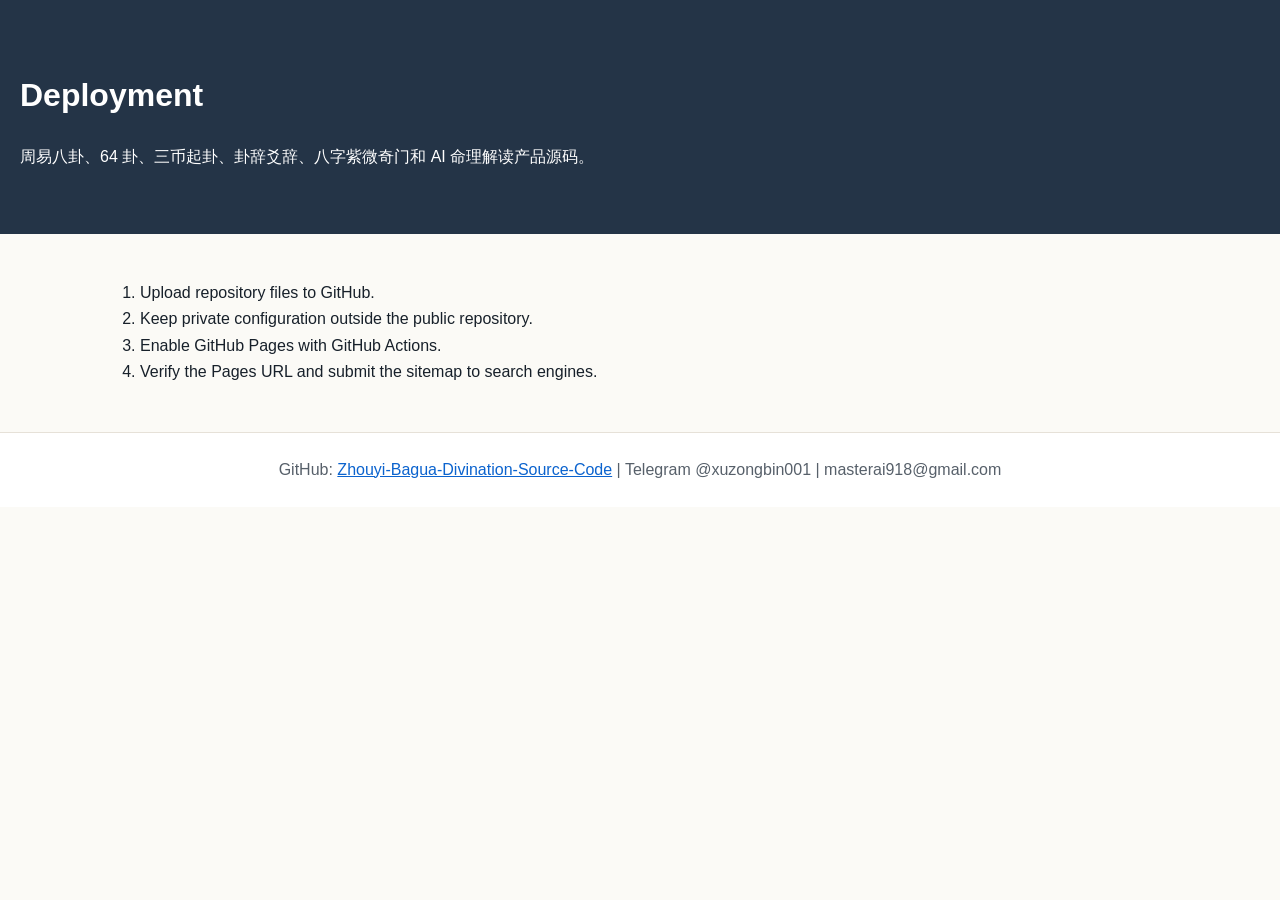
<file: docs/deployment.html>
<!doctype html>
<html lang="zh-CN">
<head>
  <meta charset="utf-8">
  <meta name="viewport" content="width=device-width, initial-scale=1">
  <title>Deployment - Zhouyi Source Code</title>
  <meta name="description" content="周易八卦占卜源码，I Ching 64 hexagrams, three-coin divination, Bagua compass, Bazi, Ziwei, Qimen and Chinese metaphysics source code.">
  <style>
body{font-family:Arial,"Microsoft YaHei",sans-serif;margin:0;color:#17202a;background:#fbfaf6;line-height:1.65}
header{background:#243447;color:white;padding:48px 20px}
main{max-width:1080px;margin:0 auto;padding:30px 20px}
.grid{display:grid;grid-template-columns:repeat(auto-fit,minmax(230px,1fr));gap:16px}
.card{background:white;border:1px solid #e6e1d8;border-radius:8px;padding:18px}
.tag{display:inline-block;background:#efe7d5;border:1px solid #dfc894;border-radius:999px;padding:5px 9px;margin:3px}
a{color:#0b63ce}footer{padding:24px 20px;text-align:center;color:#57606a;background:white;border-top:1px solid #e6e1d8}
</style>
</head>
<body>
  <header><h1>Deployment</h1><p>周易八卦、64 卦、三币起卦、卦辞爻辞、八字紫微奇门和 AI 命理解读产品源码。</p></header>
  <main><ol><li>Upload repository files to GitHub.</li><li>Keep private configuration outside the public repository.</li><li>Enable GitHub Pages with GitHub Actions.</li><li>Verify the Pages URL and submit the sitemap to search engines.</li></ol></main>
  <footer>GitHub: <a href="https://github.com/deeptexas-ai/Zhouyi-Bagua-Divination-Source-Code">Zhouyi-Bagua-Divination-Source-Code</a> | Telegram @xuzongbin001 | masterai918@gmail.com</footer>
</body>
</html>
</file>
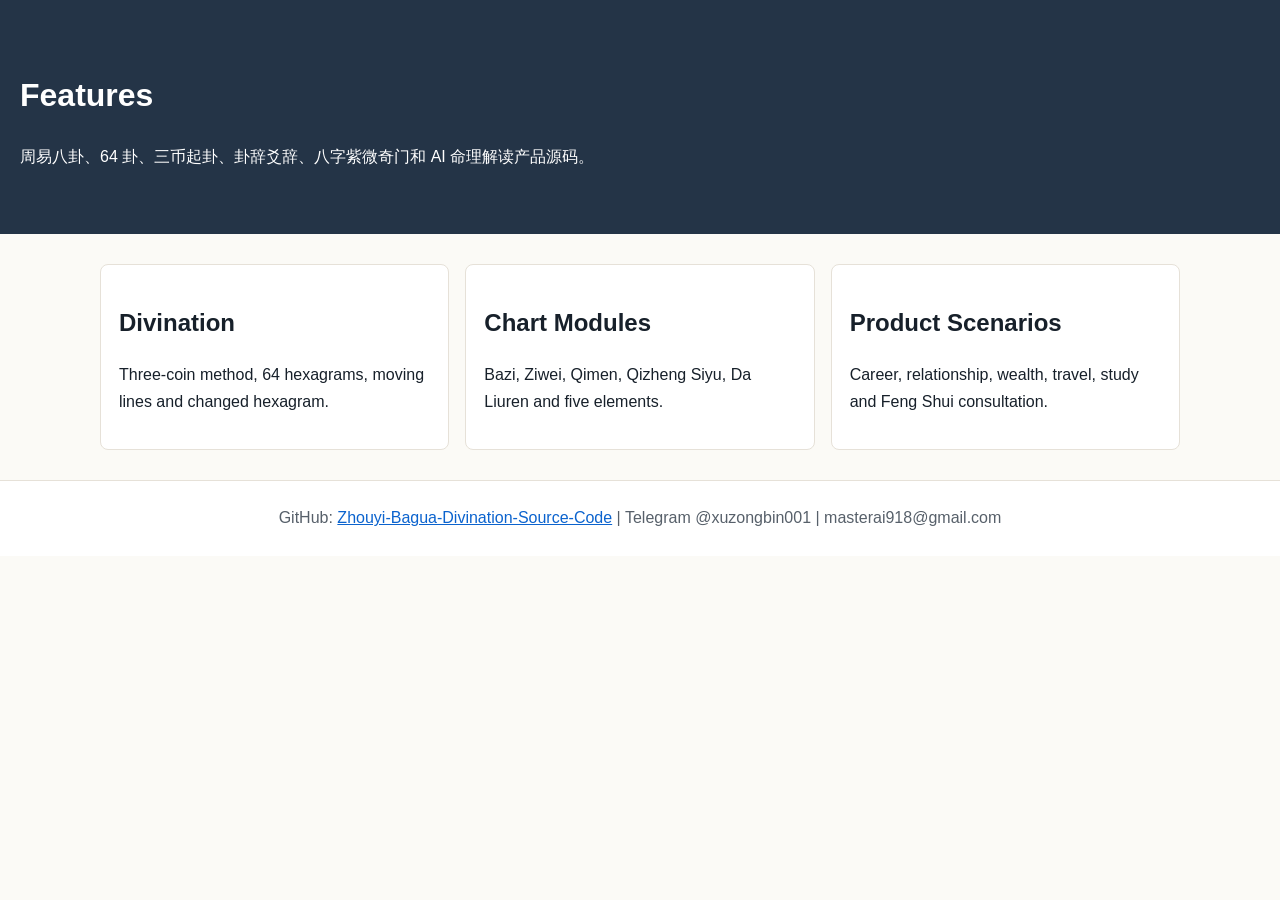
<file: docs/features.html>
<!doctype html>
<html lang="zh-CN">
<head>
  <meta charset="utf-8">
  <meta name="viewport" content="width=device-width, initial-scale=1">
  <title>Features - Zhouyi Bagua Source Code</title>
  <meta name="description" content="周易八卦占卜源码，I Ching 64 hexagrams, three-coin divination, Bagua compass, Bazi, Ziwei, Qimen and Chinese metaphysics source code.">
  <style>
body{font-family:Arial,"Microsoft YaHei",sans-serif;margin:0;color:#17202a;background:#fbfaf6;line-height:1.65}
header{background:#243447;color:white;padding:48px 20px}
main{max-width:1080px;margin:0 auto;padding:30px 20px}
.grid{display:grid;grid-template-columns:repeat(auto-fit,minmax(230px,1fr));gap:16px}
.card{background:white;border:1px solid #e6e1d8;border-radius:8px;padding:18px}
.tag{display:inline-block;background:#efe7d5;border:1px solid #dfc894;border-radius:999px;padding:5px 9px;margin:3px}
a{color:#0b63ce}footer{padding:24px 20px;text-align:center;color:#57606a;background:white;border-top:1px solid #e6e1d8}
</style>
</head>
<body>
  <header><h1>Features</h1><p>周易八卦、64 卦、三币起卦、卦辞爻辞、八字紫微奇门和 AI 命理解读产品源码。</p></header>
  <main><div class="grid"><div class="card"><h2>Divination</h2><p>Three-coin method, 64 hexagrams, moving lines and changed hexagram.</p></div><div class="card"><h2>Chart Modules</h2><p>Bazi, Ziwei, Qimen, Qizheng Siyu, Da Liuren and five elements.</p></div><div class="card"><h2>Product Scenarios</h2><p>Career, relationship, wealth, travel, study and Feng Shui consultation.</p></div></div></main>
  <footer>GitHub: <a href="https://github.com/deeptexas-ai/Zhouyi-Bagua-Divination-Source-Code">Zhouyi-Bagua-Divination-Source-Code</a> | Telegram @xuzongbin001 | masterai918@gmail.com</footer>
</body>
</html>
</file>
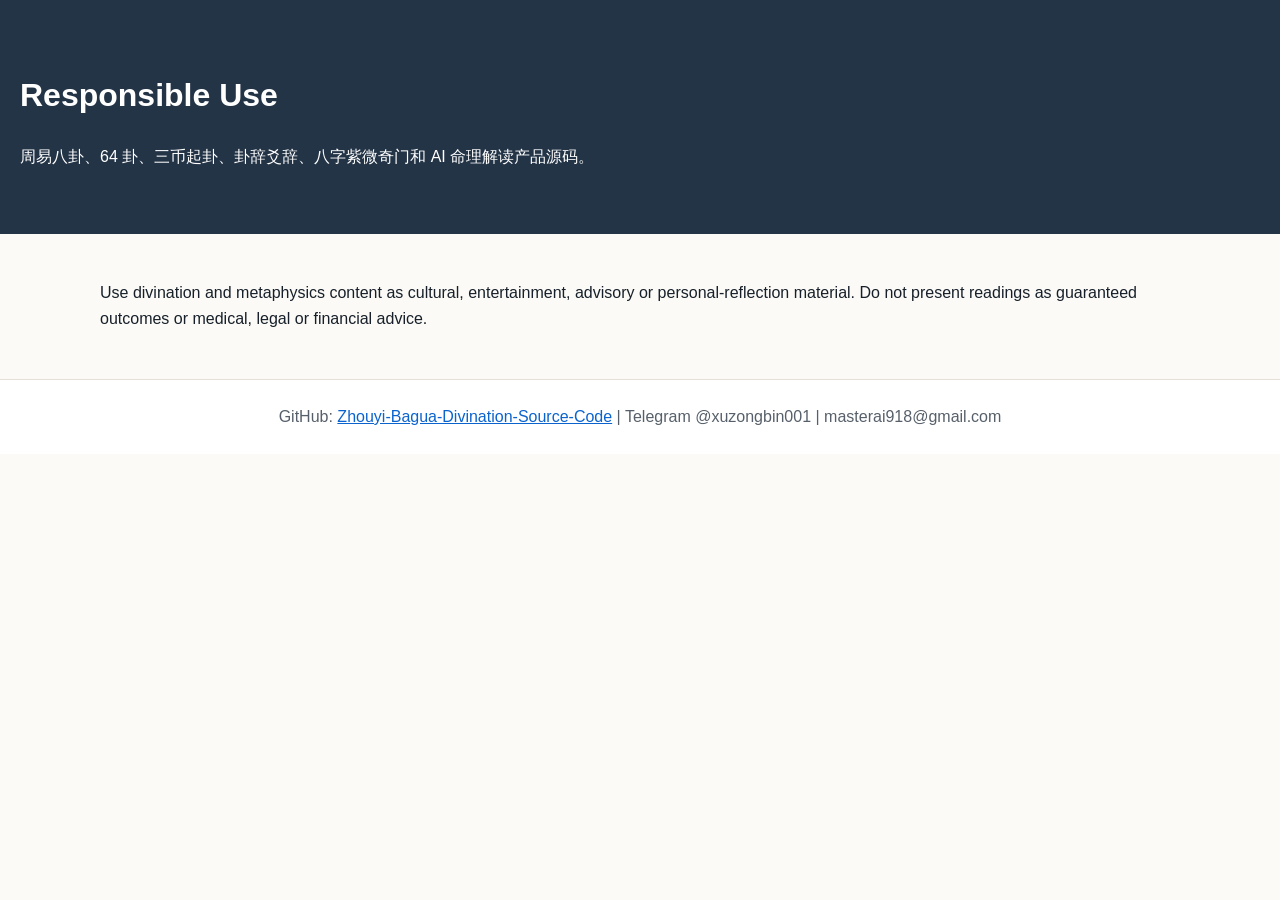
<file: docs/responsible-use.html>
<!doctype html>
<html lang="zh-CN">
<head>
  <meta charset="utf-8">
  <meta name="viewport" content="width=device-width, initial-scale=1">
  <title>Responsible Use - Zhouyi Divination</title>
  <meta name="description" content="周易八卦占卜源码，I Ching 64 hexagrams, three-coin divination, Bagua compass, Bazi, Ziwei, Qimen and Chinese metaphysics source code.">
  <style>
body{font-family:Arial,"Microsoft YaHei",sans-serif;margin:0;color:#17202a;background:#fbfaf6;line-height:1.65}
header{background:#243447;color:white;padding:48px 20px}
main{max-width:1080px;margin:0 auto;padding:30px 20px}
.grid{display:grid;grid-template-columns:repeat(auto-fit,minmax(230px,1fr));gap:16px}
.card{background:white;border:1px solid #e6e1d8;border-radius:8px;padding:18px}
.tag{display:inline-block;background:#efe7d5;border:1px solid #dfc894;border-radius:999px;padding:5px 9px;margin:3px}
a{color:#0b63ce}footer{padding:24px 20px;text-align:center;color:#57606a;background:white;border-top:1px solid #e6e1d8}
</style>
</head>
<body>
  <header><h1>Responsible Use</h1><p>周易八卦、64 卦、三币起卦、卦辞爻辞、八字紫微奇门和 AI 命理解读产品源码。</p></header>
  <main><p>Use divination and metaphysics content as cultural, entertainment, advisory or personal-reflection material. Do not present readings as guaranteed outcomes or medical, legal or financial advice.</p></main>
  <footer>GitHub: <a href="https://github.com/deeptexas-ai/Zhouyi-Bagua-Divination-Source-Code">Zhouyi-Bagua-Divination-Source-Code</a> | Telegram @xuzongbin001 | masterai918@gmail.com</footer>
</body>
</html>
</file>
<file: docs/assets/style.css>
:root{--ink:#171817;--paper:#f4f1ea;--white:#fff;--jade:#116b5b;--cinnabar:#a43c32;--brass:#b38a3e;--muted:#636861;--line:#d7d0c4;--max:1180px}*{box-sizing:border-box}html{scroll-behavior:smooth}body{margin:0;background:var(--paper);color:var(--ink);font-family:Inter,"Noto Sans SC","Noto Sans TC",system-ui,-apple-system,"Segoe UI",sans-serif;line-height:1.72}a{color:var(--jade);text-underline-offset:3px}img{display:block;max-width:100%}.wrap{width:min(var(--max),calc(100% - 40px));margin:auto}.topbar{position:sticky;top:0;z-index:20;background:rgba(23,24,23,.96);color:#fff;backdrop-filter:blur(12px)}.topbar .wrap{min-height:64px;display:flex;align-items:center;justify-content:space-between;gap:22px}.brand{color:#fff;text-decoration:none;font-weight:800}.nav{display:flex;align-items:center;gap:18px;flex-wrap:wrap}.nav a{color:#fff;text-decoration:none;font-size:.9rem}.hero{min-height:650px;display:grid;align-items:end;color:#fff;background:linear-gradient(90deg,rgba(13,15,14,.96),rgba(13,15,14,.68) 54%,rgba(13,15,14,.18)),url("screenshots/wujibazi.png") center/cover no-repeat}.hero-inner{padding:100px 0 76px;max-width:790px}.eyebrow{margin:0 0 12px;color:#e0ba6a;font-size:.78rem;font-weight:800;text-transform:uppercase;letter-spacing:.08em}.hero h1{margin:0;max-width:780px;font-size:clamp(2.5rem,5.2vw,5rem);line-height:1.04;letter-spacing:0}.hero p{max-width:720px;color:#f0f0ed;font-size:1.13rem}.actions{display:flex;gap:12px;flex-wrap:wrap;margin-top:28px}.button{display:inline-flex;align-items:center;justify-content:center;min-height:46px;padding:0 18px;border:1px solid var(--brass);border-radius:4px;background:var(--brass);color:#111;text-decoration:none;font-weight:800}.button.alt{background:transparent;border-color:#fff;color:#fff}.section{padding:82px 0}.section.white{background:#fff}.section.dark{background:#181a19;color:#fff}.section h2{margin:0 0 15px;max-width:900px;font-size:clamp(1.9rem,3vw,3rem);line-height:1.18;letter-spacing:0}.lead{max-width:880px;margin:0 0 38px;color:var(--muted);font-size:1.05rem}.dark .lead{color:#c6c9c6}.feature-grid{display:grid;grid-template-columns:repeat(3,1fr);gap:1px;background:var(--line);border:1px solid var(--line)}.feature{min-height:220px;padding:28px;background:#fff}.feature b{display:block;color:var(--cinnabar);font-size:.76rem;text-transform:uppercase;letter-spacing:.06em}.feature h3{margin:9px 0;font-size:1.24rem}.story{display:grid;grid-template-columns:1.12fr .88fr;gap:52px;align-items:center;margin:68px 0}.story.reverse{grid-template-columns:.88fr 1.12fr}.story.reverse .media{order:2}.media{overflow:hidden;border:1px solid #c9c1b3;background:#fff;box-shadow:0 18px 42px rgba(30,26,20,.14)}.media img{width:100%;aspect-ratio:16/9;object-fit:cover;object-position:top}.story-copy h3{margin:0 0 12px;font-size:clamp(1.55rem,2.5vw,2.35rem);line-height:1.2}.story-copy ul{padding-left:20px}.code-grid{display:grid;grid-template-columns:repeat(4,1fr);gap:14px}.code-item{padding:24px;background:#fff;color:#171817;border-top:4px solid var(--jade)}.code-item h3{margin:0 0 8px}.gallery{display:grid;grid-template-columns:repeat(2,1fr);gap:18px}.gallery figure{margin:0;border:1px solid var(--line);background:#fff}.gallery img{width:100%;aspect-ratio:16/9;object-fit:cover;object-position:top}.gallery figcaption{padding:14px 16px}.scope{margin-top:25px;padding:20px 22px;border-left:4px solid var(--cinnabar);background:#fff}.contact{display:grid;grid-template-columns:1fr auto;align-items:center;gap:28px;padding:38px;background:var(--jade);color:#fff}.contact h2{margin:0 0 8px}.contact p{margin:0}.contact a{color:#fff}.footer{padding:32px 0;background:#090a09;color:#b9bcb9;font-size:.9rem}.footer .wrap{display:flex;justify-content:space-between;gap:20px;flex-wrap:wrap}.footer a{color:#fff}@media(max-width:900px){.topbar{position:static}.topbar .wrap{padding:12px 0;align-items:flex-start;flex-direction:column;gap:8px}.hero{min-height:590px;background-position:45% center}.feature-grid,.code-grid{grid-template-columns:1fr 1fr}.story,.story.reverse{grid-template-columns:1fr;gap:26px}.story.reverse .media{order:0}.contact{grid-template-columns:1fr}}@media(max-width:560px){.wrap{width:calc(100% - 24px)}.section{padding:58px 0}.hero{min-height:560px}.hero h1{font-size:2.25rem}.feature-grid,.code-grid,.gallery{grid-template-columns:1fr}.button{width:100%}.nav{gap:11px}.nav a{font-size:.82rem}.contact{padding:28px 20px}.media img,.gallery img{aspect-ratio:4/3}}
</file>
